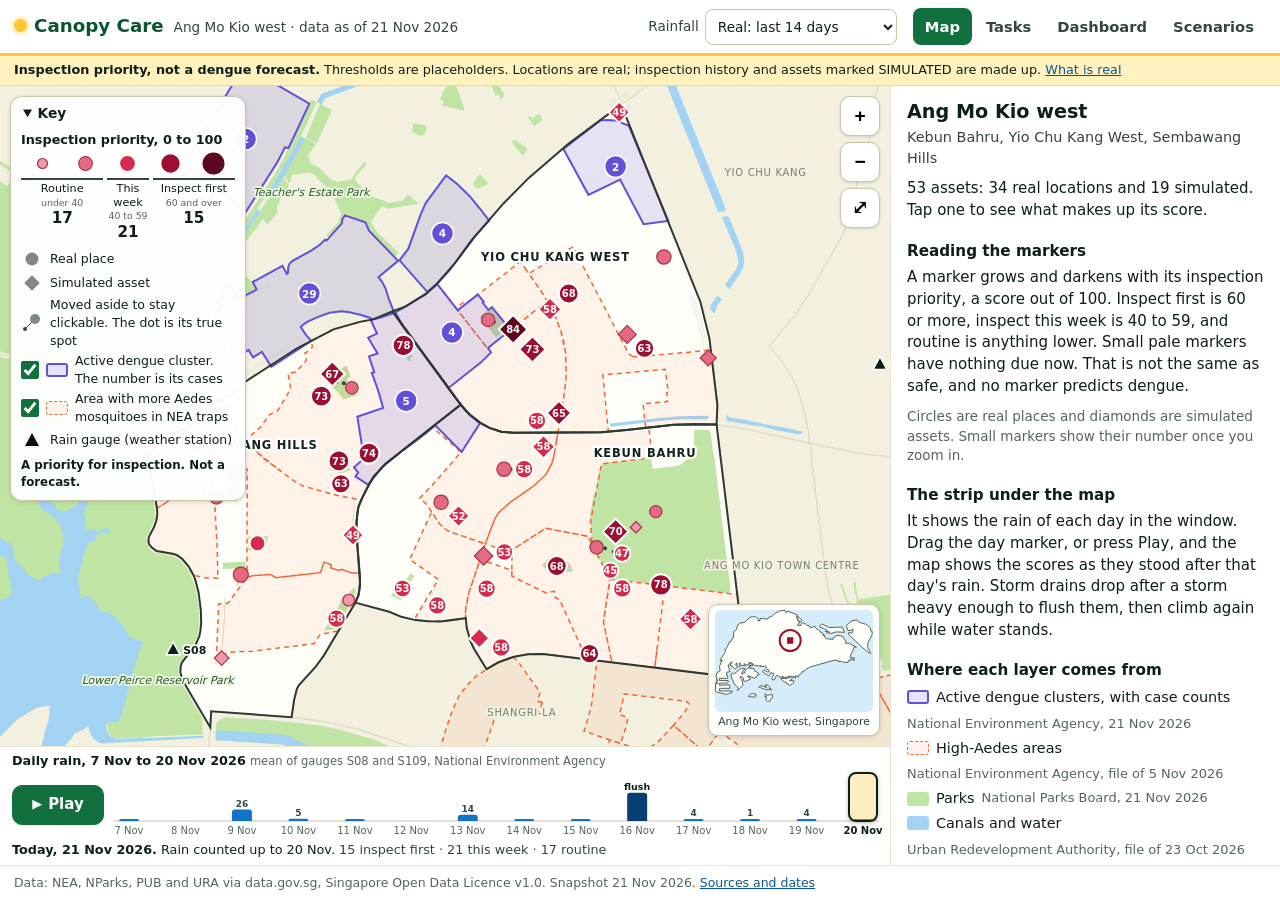
<file: index.html>
<!doctype html>
<html lang="en">
<head>
<meta charset="utf-8">
<meta name="viewport" content="width=device-width, initial-scale=1">
<meta http-equiv="refresh" content="0; url=legacy/site/">
<title>The Green Paradox</title>
</head>
<body>
<p>The first version, the Canopy Care static site, is in <a href="legacy/site/">legacy/site</a>.</p>
</body>
</html>
</file>
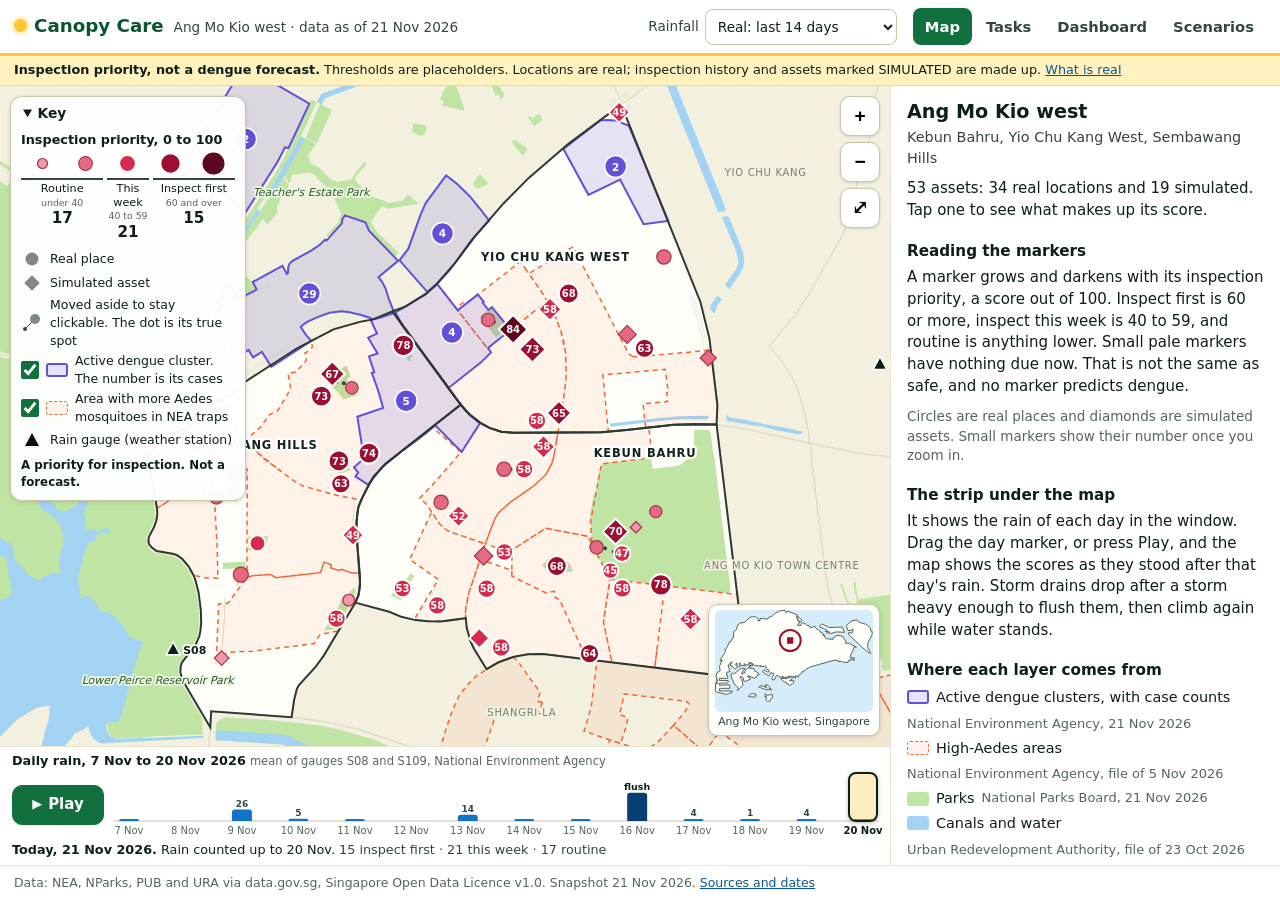
<file: site/index.html>
<!doctype html>
<html lang="en">
<head>
<meta charset="utf-8">
<meta name="viewport" content="width=device-width, initial-scale=1">
<title>Canopy Care has moved</title>
<!-- The static site moved to legacy/site on 21 Nov 2026. Links and QR codes printed before
     then point here, some with an asset after the "#", so this page forwards them whole. -->
<script>location.replace('../legacy/site/index.html' + location.search + location.hash);</script>
</head>
<body>
<p>This page has moved to <a href="../legacy/site/index.html">legacy/site</a>.</p>
</body>
</html>
</file>
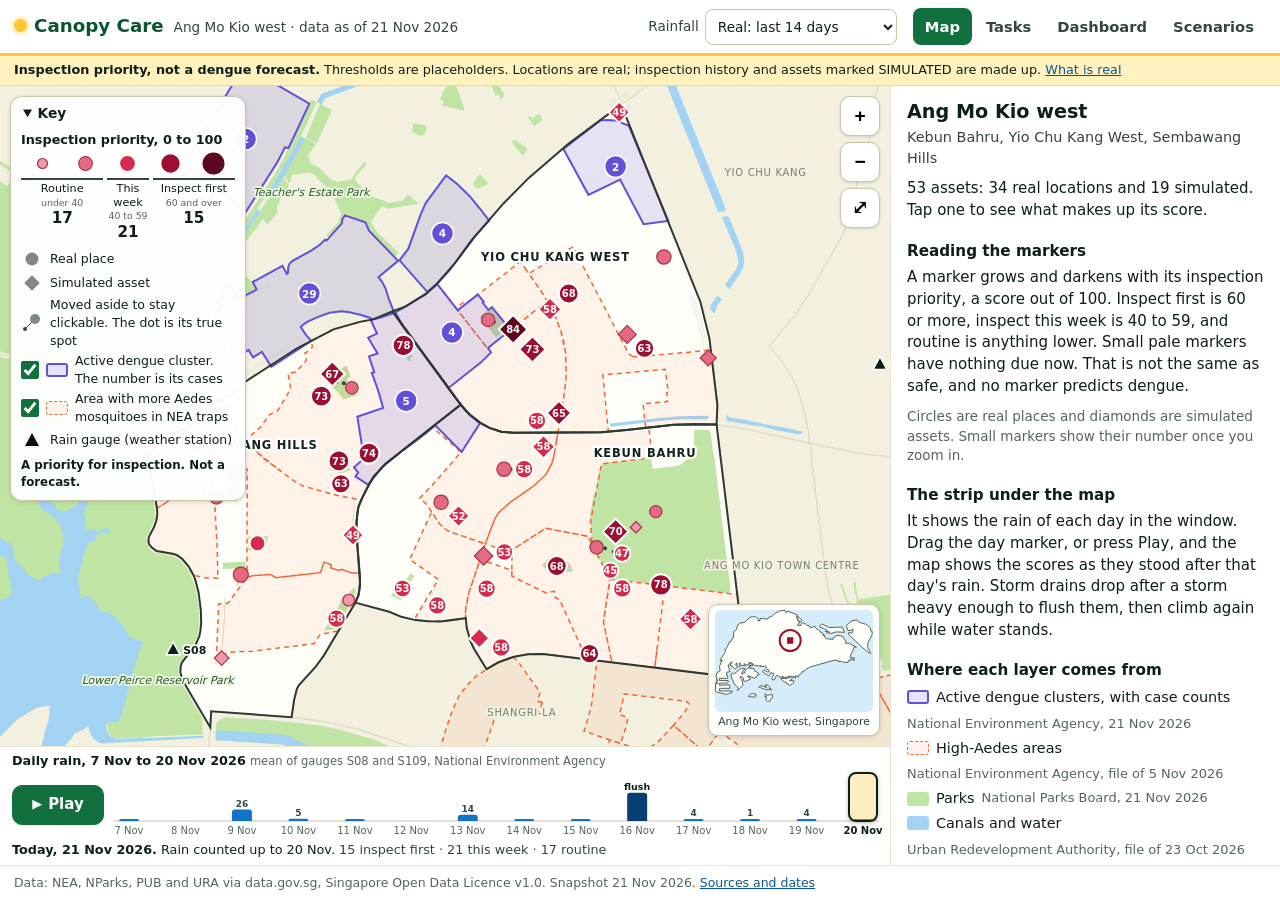
<file: legacy/site/index.html>
<!doctype html>
<html lang="en">
<head>
<meta charset="utf-8">
<meta name="viewport" content="width=device-width, initial-scale=1">
<meta name="color-scheme" content="light">
<link rel="icon" href="data:,">
<title>Canopy Care</title>
<link rel="stylesheet" href="style.css">
</head>
<body>
<header class="top">
  <div class="brand">
    <a href="#/map" class="name">Canopy Care</a>
    <span class="place" id="place"></span>
  </div>
  <label class="scen">
    <span>Rainfall</span>
    <select id="scenario" aria-label="Rainfall scenario"></select>
  </label>
  <nav aria-label="Screens">
    <a href="#/map" data-tab="map">Map</a>
    <a href="#/tasks" data-tab="tasks">Tasks</a>
    <a href="#/dashboard" data-tab="dashboard">Dashboard</a>
    <a href="#/scenario" data-tab="scenario">Scenarios</a>
  </nav>
</header>
<p class="caveat" id="caveat"></p>
<p class="replay" id="replay" hidden></p>
<main id="view" tabindex="-1"></main>
<footer class="foot" id="foot"></footer>
<noscript><p style="padding:1rem">Canopy Care needs JavaScript to show the map and task list. The printable <a href="task-sheet.html">daily task sheet</a> works without it.</p></noscript>
<script src="data/snapshot.js"></script>
<script src="qr.js"></script>
<script src="app.js"></script>
</body>
</html>
</file>
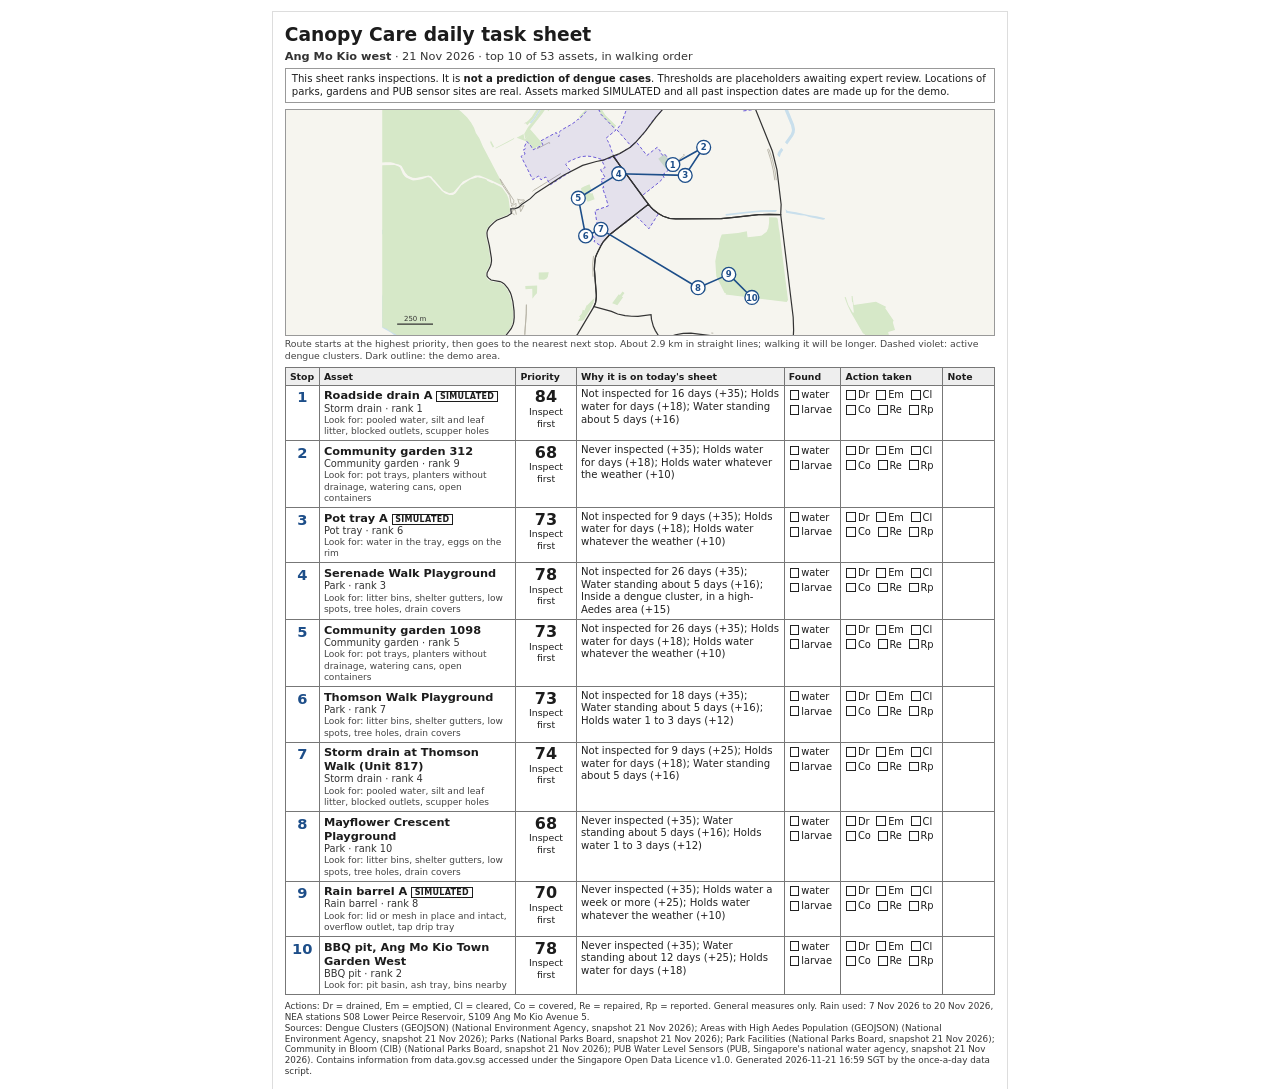
<file: site/task-sheet.html>
<!doctype html>
<html lang="en"><head><meta charset="utf-8"><meta name="viewport" content="width=device-width, initial-scale=1">
<link rel="icon" href="data:,">
<title>Daily task sheet, 21 Nov 2026</title><style>
@page { size: A4 portrait; margin: 8mm; }
* { box-sizing: border-box; }
body { font: 8.5pt/1.25 system-ui, "Segoe UI", Arial, sans-serif; color: #1c1c1c; margin: 0 auto; max-width: 194mm; padding: 3mm; }
h1 { font-size: 14pt; margin: 0; }
.sub { margin: 0.6mm 0 1.4mm; color: #333; }
.note { border: 0.3mm solid #999; padding: 1mm 1.6mm; margin: 0 0 1.6mm; font-size: 7.6pt; }
.route { width: 100%; height: 60mm; border: 0.3mm solid #999; display: block; background: #f6f5ef; }
.cap { font-size: 7pt; color: #444; margin: 0.6mm 0 1.4mm; }
table { width: 100%; border-collapse: collapse; table-layout: fixed; }
th, td { border: 0.25mm solid #777; padding: 0.7mm 1.1mm; vertical-align: top; text-align: left; overflow-wrap: anywhere; }
th { background: #eee; font-size: 7pt; }
col.c1 { width: 9mm; } col.c2 { width: 52mm; } col.c3 { width: 16mm; } col.c4 { width: 55mm; } col.c5 { width: 15mm; } col.c6 { width: 27mm; }
td.n { font-size: 11pt; font-weight: 700; text-align: center; color: #1d4e89; overflow-wrap: normal; }
td.s { text-align: center; font-size: 7pt; }
td.s b { font-size: 12pt; display: block; line-height: 1.1; }
td.chk, td.act { font-size: 7.4pt; line-height: 1.5; }
.sim { border: 0.3mm solid #1c1c1c; font-size: 6pt; font-weight: 700; padding: 0 0.7mm; letter-spacing: 0.04em; margin-left: 1mm; white-space: nowrap; }
.ty { font-size: 7.4pt; color: #333; }
.why { font-size: 7.6pt; color: #222; }
.look { font-size: 6.8pt; color: #444; }
.box { display: inline-block; width: 2.6mm; height: 2.6mm; border: 0.3mm solid #222; vertical-align: -0.4mm; margin: 0 0.5mm 0 0.2mm; }
.act span.a { white-space: nowrap; margin-right: 0.8mm; }
footer { margin-top: 1.4mm; font-size: 6.6pt; color: #333; }
@media screen { body { background: #fff; box-shadow: 0 0 0 1px #ddd; margin-top: 12px; } }
@media print { body { padding: 0; max-width: none; } }
</style></head><body>
<h1>Canopy Care daily task sheet</h1>
<p class="sub"><b>Ang Mo Kio west</b> · 21 Nov 2026 · top 10 of 53 assets, in walking order</p>
<p class="note">This sheet ranks inspections. It is <b>not a prediction of dengue cases</b>. Thresholds are placeholders awaiting expert review.
Locations of parks, gardens and PUB sensor sites are real. Assets marked SIMULATED and all past inspection dates are made up for the demo.</p>
<svg class="route" viewBox="0 1124 3538 1567" xmlns="http://www.w3.org/2000/svg" role="img" aria-label="Route map"><rect x="0" y="1124" width="3538" height="1567" fill="#f6f5ef"/><path d="M2658,771l-72,-178 -24,21 191,471 5,2 22,-3 3,-3zM2789,1104l-2,-2 -20,2 53,128 6,30 0,9 -7,21 -41,57 15,16 43,-61 9,-22 3,-24 -7,-33 -48,-118zM1601,91l-10,-6 -4,0 37,78 -178,446 -13,12 -106,39 -7,7 -13,24 17,8 10,-18 9,-7 100,-37 9,-6 10,-12 183,-457 -30,-61zM2365,1861l209,-24 56,-3 79,1 8,-4 4,-10 -108,2 -78,7 -171,19zM2766,1402l-14,-15 -22,31 -6,17 6,9 11,9 8,-26zM2577,553l-275,-583 -48,0 286,610zM1034,1189l67,-103 -7,-12 -69,108 -27,30 9,8zM1168,993l97,-171 -16,-7 -95,165 -25,40 10,18zM548,2931l6,-3 15,-2 22,-1 5,-8 19,-56 28,-112 28,-89 11,-21 -5,-6 -25,-4 -17,-10 -7,-7 -19,-31 -23,-29 -24,-19 -16,-6 -18,2 -11,-23 0,-6 -16,-17 -24,-14 -25,10 1,-27 -7,-44 2,-16 9,-24 7,-38 15,-42 4,-9 5,-4 21,-3 2,-14 5,-10 16,-6 12,4 12,-1 6,-6 0,-8 -6,-3 -10,0 -17,9 -8,-1 -17,-5 -12,-1 -14,7 -5,-1 0,-33 -6,-31 16,-41 -2,-27 -10,1 -22,29 -24,19 -22,12 -11,2 -10,-2 -12,-7 -9,-17 -8,-7 -19,-8 -14,-2 -12,-11 -2,2 -1,17 5,18 13,14 29,18 24,23 4,5 9,28 5,38 -13,48 -2,20 1,38 -3,8 -4,3 -9,-4 -18,2 -10,7 -14,2 -15,15 -32,-15 -15,-11 -6,-14 -36,-36 -4,-35 -8,-17 -7,-8 -17,-6 -17,-14 -11,35 8,23 7,11 7,5 8,0 5,7 6,51 7,31 0,8 6,21 -3,14 -10,10 -22,10 -11,3 -17,1 -19,-3 -40,-14 -76,-18 -34,-30 -6,-15 0,-418 18,-3 3,-6 -21,-26 0,686 62,35 64,49 7,39 -18,28 -35,94 -31,32 -49,27 0,168 18,-18 25,-16 31,-13 101,-72 32,-27 41,-44 15,-11 62,-38 48,-9 0,31 -4,26 -13,37 -4,24 -11,38 -45,117 -6,28 -17,29 -2,11 -8,16 -1,5 16,-15 7,-19 9,-13 12,-24 25,-30 9,-20 18,-18 41,-31 6,-20 48,-54 11,-17 32,-15 8,-7zM3058,1879l-60,-14 -49,-8 -94,-20 -58,-9 -10,-6 -5,-10 3,28 102,17 28,3 40,12 88,17 11,-3zM1778,3272l-544,-283 -29,-13 -30,-6 -213,-14 -20,1 -1,33 248,16 682,356 255,70 9,-1 42,8 2,-4 287,44 13,-38 -331,-50 -24,-1 -245,-66zM3016,3675l-1,-28 -8,-26 -14,-22 -15,-13 -11,-7 -21,-7 -30,-2 -46,13 -26,0 -50,-15 -60,-49 -122,-53 -81,-11 -10,33 70,10 120,52 67,55 74,17 32,-2 36,-12 22,2 19,11 13,18 3,14 0,22zM898,2975l-229,9 -9,-5 -12,5 -64,2 -20,-8 -8,-10 -9,-29 1,-8 -64,12 2,13 10,22 12,12 15,10 8,3 367,-20z" fill="#c9dfec"/><path d="M935,3573l12,-4 -8,-28 16,-5 -2,-6 -32,-3 7,42zM1982,661l-41,-61 -14,5 23,63 13,-5 7,18 10,-11zM3517,380l3,32 20,101 28,-8 0,-122zM1423,2510l-27,-27 -16,38 -13,-5 -2,15 -4,11 -8,12 -11,10 8,6 -17,25 37,-4 7,-4zM786,3675l0,-39 -178,-9 -52,5 -89,43 -100,0 -98,-14 -34,0 -35,8 -34,4 -71,-8 -24,10zM1686,812l6,-3 7,-8 4,-18 -4,-8 -43,-10 -7,30 26,17zM156,897l-186,-114 0,707 23,-2 36,1 23,4 6,4 27,7 12,6 8,5 26,46 19,21 32,14 22,2 89,-18 19,8 17,23 1,-3 66,77 43,19 28,-6 66,-76 86,-42 31,0 84,35 76,37 -20,-48 -119,-227 -24,-56 -24,-36 -13,-37 -21,-37 -28,-37 -42,-40 -30,-21 -36,-22 -23,-15 -17,-17 -251,-158 -2,12 2,11 5,-7 53,33 -29,43 -54,-35 18,-25 -1,-5 -7,2 -2,-8 7,-2zM1888,1002l35,-15 1,-4 -28,-32 -3,1 -23,31 1,5 12,13zM-30,3675l0,-1039 30,13 33,22 31,17 13,10 25,26 2,11 -7,29 -26,67 -15,60 -25,20 -61,34 0,149 18,-15 25,-15 29,-13 42,-25 55,-40 28,-28 30,-38 21,-18 36,-21 34,-16 47,-14 19,4 10,9 2,8 -2,11 -45,117 -5,28 -42,86 -15,41 -21,41 0,6 6,6 7,-3 11,-15 13,-35 35,-56 28,-32 27,-21 6,-19 7,-13 30,-22 10,-17 22,-20 20,-6 15,-8 9,0 1,3 66,-13 9,34 6,8 8,7 14,4 62,-3 7,-4 6,0 5,5 62,-5 168,-7 -2,-60 -79,-131 -5,-13 -2,-20 1,-21 6,-19 49,-63 13,-31 6,-42 -1,-46 -7,-48 -8,-42 -12,-33 -10,-20 -13,-19 -15,-18 -30,-17 -41,-6 -24,-6 -9,-4 -12,-14 -9,-19 1,-21 21,-39 10,-29 -1,-31 -13,-86 -16,-64 -2,-27 3,-15 5,-13 17,-24 26,-26 21,-16 76,-31 9,-5 8,-8 5,-14 -11,-86 -12,-30 -32,-46 -9,-7 -55,-27 -4,1 -38,-17 0,-5 -17,-9 -49,-10 -52,15 -63,43 -38,53 -19,12 -23,0 -31,-10 -23,-18 -83,-92 -11,-4 -9,0 -38,14 -29,6 -28,3 -9,-2 -43,-19 -10,-8 -12,-16 -20,-45 -13,-9 -24,-8 -87,1zM1388,1975l-37,39 2,3 40,12 36,-12zM1174,3657l-17,0 -51,-12 -2,-4 0,-24 -16,-4 13,62 8,0 1,-5 3,-3 60,2zM1131,2256l-70,1 0,46 3,3 34,1 16,-6 10,-12zM3173,3448l-11,-6 1,-1 -9,-7 -93,-42 -62,-21 -56,-15 -72,-16 -42,-6 -142,-12 -44,-2 -23,4 -19,8 -23,16 -15,19 -15,30 -32,101 60,19 1,-3 5,2 -1,3 22,7 1,-5 42,13 -1,6 2,-3 5,1 -1,3 38,12 1,-3 5,2 -1,3 46,38 26,20 2,-2 4,3 -2,2 18,15 3,-4 34,29 -4,4 3,-2 4,4 -2,2 14,11 644,0 -148,-120 -109,-77 -51,-31zM1522,3560l3,-2 10,-27 -1,-5 3,-9 -57,6 -7,19zM1074,1341l-62,-70 -54,65 21,7 29,33 11,22 69,-36 -12,-22zM2145,2335l-7,3 -17,21 1,5 31,28 79,-10 -15,-29 -12,-7zM1522,2991l-121,-35 -75,-17 -104,-12 -91,-9 -153,-10 -19,9 -15,14 -3,60 240,15 682,355 279,76 34,5 1,-3 288,44 35,-105 0,-10 -1,-15 -6,-16 -13,-14 -14,-11 -17,-7 -140,-34 -229,-85 -247,-88 -227,-79 -34,-6 -28,-10zM1415,1641l-38,17 -19,9 -2,4 9,48 31,33 3,9 4,2 48,-16 -15,-44 -9,3 -6,-1 -6,-10 5,-11 9,-2zM1597,399l-31,78 4,4 39,-38 -13,-27 8,-3zM2765,2178l-25,-206 -5,-23 -8,-66 -9,-10 -51,-2 0,41 -6,37 -11,23 -34,27 -18,4 -81,9 -5,-42 -62,11 -113,11 -13,35 -7,37 1,8 -9,32 -4,4 -13,70 7,106 58,115 8,0 -1,12 426,51 9,-13zM1636,1626l9,-5 -3,-8 12,-6 -69,-94 28,48zM2107,733l-24,17 -7,-10 -8,6 22,31 30,-21 -9,-22zM2106,508l28,-22 -28,-35 -56,-34 -5,-11 13,-20 -44,-27 -7,1 -5,15 27,10 4,8 -19,52 41,14 17,9 20,22 8,16zM1914,502l20,-35 -13,-7 10,-16 -22,5 -8,9 -1,12 9,31zM1836,721l4,-4 -34,-94 -28,10 -14,18 -13,30 14,6 -6,16zM2043,628l14,-9 3,-8 -11,-27 -5,0 -15,26 1,10 4,6zM750,1380l-23,-44 -4,15 17,34zM882,1330l6,-4 3,-8 -13,8 -120,63 3,4zM965,1327l-4,-5 -6,-31 -48,27 51,18zM1362,720l-43,-24 -51,121 13,10 26,11zM989,1222l36,-41 131,-204 91,-160 24,-46 5,-14 31,-66 -20,-10 -97,207 -23,43 -155,241 -25,27 -20,15 15,16zM1113,1110l15,23 39,-46 -6,-11 21,-50 25,-36 -24,-33 -47,78 -14,17 -88,137 -47,54 -27,47 6,30 2,3 44,-52 -11,-13 87,-112zM1334,945l-19,-19 -28,-13 -12,-31 29,-40 -42,-23 -76,134 23,32 9,-32 64,-8 15,8 34,36 23,12 42,96 -8,13 -3,14 -44,47 9,7 45,-50 3,-14 10,-16 74,24 13,33 92,95 14,-16 -75,-73 -18,-28 -6,-12 35,-50 11,-3 16,7 110,-18 -2,-3 -37,-31 -16,22 -52,9 -77,-30 -46,-55 7,-14 36,-43 -8,-5 -34,39 -12,24 -55,9 -23,-11zM1424,2507l19,-40 4,-26 -4,-1 -42,43 -4,1 26,26zM3255,2468l-6,-48 -7,1 3,39 5,6 8,70 -7,1 -31,-51 -19,-58 -8,1 20,55 23,48 85,148 14,9 12,22 -5,13 10,18 152,-40 -7,-31 48,-13 -15,-52 3,-11 3,-1 -59,-88 5,-10 -70,-35 -155,22zM881,2588l-8,-5 -32,-2 -14,-6 -34,-34 -18,-13 -16,-6 -18,4 -24,2 -20,9 -37,3 -9,3 -12,13 -13,1 -13,-3 -29,-31 -14,-7 -18,24 22,9 14,13 39,47 34,30 22,10 -94,268 -30,3 -11,11 10,34 6,8 8,6 14,5 62,-3 8,-4 5,-1 5,6 62,-5 168,-7 -2,-60 -79,-131 -5,-13 -2,-20 1,-22 4,-14 54,-71 10,-27zM1951,1448l-13,-18 -44,34 59,75 43,-35zM1050,2370l0,-23 -83,4 2,23 47,-3 1,69 15,-21 15,-15 2,-5zM1659,2399l-14,-10 -18,25 -8,-6 -46,63 15,5 21,10 40,-56 -8,-6zM2018,825l-7,9 1,5 37,44 4,-1 10,-16 1,-5 -3,-12 -9,1 -9,-7 0,-10 -4,7z" fill="#d6e8c8"/><path d="M2707,1614l-11,-71 -17,-71 -22,-70 1,-4 3,-2 6,3 23,70 17,72 11,72M1559,-8l59,38M1573,67l22,-17 39,-34M1634,16l55,-39 17,-7M1573,67l-24,12 -25,6 -28,2 -29,-3 -20,-7 -25,-13 -20,-15 -22,-28M1322,18l-102,25M1648,-30l-71,18M1497,8l80,-20M1322,18l-102,25M1648,-30l-71,18M1378,56l-54,9M1494,35l-31,2 -60,12M1494,35l13,-1 2,-6 -5,-3M1494,36l25,4 44,14 -66,-46M1494,36l-30,3 -60,11M1578,77l5,9M1578,77l23,-17M1430,32l-36,8M1285,63l81,-21M1497,8l3,2M1623,40l24,15M1586,58l-77,-53M1618,44l12,-10M1610,52l8,-8M1601,60l9,-8M1630,34l15,-11M1389,66l-23,-24 -10,-15M1416,60l52,-10 31,-2 25,5 43,17M1648,-30l-258,66M1322,18l-102,25M1347,12l-25,6M1220,43l121,-41M1369,45l-84,18M1325,65l1,0M1326,65l-2,0M1326,65l51,-11M1513,-30l-141,36M-30,-22l291,90 -291,-81M-30,25l250,70 -250,-59M930,1803l28,-14 -23,44 -5,-30M915,1744l5,4 17,4 22,-1 3,2 -1,3 -35,25 -11,-37M870,1787l17,-1 13,-13 2,2 1,18 -4,6 -8,5 -8,2 -4,-2 -6,-7 -3,-10M859,1720l9,54 5,4 8,0 5,-7 1,-17 -96,-150M859,1720l-48,-69 -20,-47M1018,1692l6,-7 192,-119M1443,2141l-6,57 3,88M898,2975l0,8M942,2955l-1,35M975,2481l-1,65 -10,127 0,23M942,2955l-1,35M975,2481l-1,65 -10,143M921,3381l-2,51M919,3440l-2,42 1,14M892,1854l-15,-9 -2,-5 4,-17 13,-4 4,1 4,10 5,23M2264,2679l14,1M964,1216l3,-2M1996,1504l81,-64 -7,-9M1048,1395l86,-45 3,2 0,8M1356,27l-23,-38M1380,21l-25,-51M2126,3432l13,0 38,7M2369,709l1,1 16,-11 -9,-21M2377,678l-2,13 -6,18M2414,678l13,-10 -19,-5 6,15M2430,718l-5,-11 9,-7 -4,18M2408,758l2,-1 -13,-30 -25,19 19,3 17,9M2479,3441l-13,36M2531,3455l-10,33M1577,-12l33,18 19,15" fill="none" stroke="#b9b5a8" stroke-width="6.5"/><path d="M1924,1577l81,-66 -67,-81 -13,10 -20,-26 4,-3 -22,-27 -72,57 -74,-95 -40,34 -68,44 -43,25 25,46 167,226 118,-93 35,-35z" fill="#6250d6" fill-opacity="0.12" stroke="#6250d6" stroke-width="6.5" stroke-dasharray="22 15"/><path d="M1046,570l-10,4 -210,342 69,41 -37,62 61,37 31,-50 102,79 114,-180 26,-51 13,2 75,-160 -106,-61z" fill="#6250d6" fill-opacity="0.12" stroke="#6250d6" stroke-width="6.5" stroke-dasharray="22 15"/><path d="M1696,1062l-16,37 -43,120 -32,42 100,114 39,-33 44,-48 76,-106 64,-70 -31,-41 -39,-47 -46,-45 -39,-30 -73,99z" fill="#6250d6" fill-opacity="0.12" stroke="#6250d6" stroke-width="6.5" stroke-dasharray="22 15"/><path d="M1440,1110l-32,-11 -9,14 -2,15 -55,62 -6,-3 -16,16 -32,22 -70,39 -9,9 -5,13 -1,20 -4,4 -16,-29 -107,58 14,27 -69,36 -14,-27 -29,-32 -17,38 7,14 -16,8 14,28 -28,16 81,162 42,-25 16,27 32,-20 34,54 144,-94 -18,-19 -20,-30 5,-6 18,-13 44,-20 37,-13 44,-5 28,3 38,9 32,10 14,7 77,-24 -19,-48 -13,-41 -13,-24 -12,-15 71,-59 -105,-109 -13,-30z" fill="#6250d6" fill-opacity="0.12" stroke="#6250d6" stroke-width="6.5" stroke-dasharray="22 15"/><path d="M2400,970l85,161 89,-12 -143,-344 -48,-18 -32,-2 -22,2 -133,103 90,165z" fill="#6250d6" fill-opacity="0.12" stroke="#6250d6" stroke-width="6.5" stroke-dasharray="22 15"/><path d="M1492,1540l34,57 -31,10 19,57 -9,3 22,60 19,66 -93,32 24,150 -36,32 15,19 -10,14 48,31 13,-20 34,-43 76,-62 66,-48 51,-42 95,96 66,-104 -37,-29 -32,-36 -211,-288 -26,-46 -52,18 -36,9 23,49z" fill="#6250d6" fill-opacity="0.12" stroke="#6250d6" stroke-width="6.5" stroke-dasharray="22 15"/><path d="M1972,1879l-43,-14 -34,-19 -36,-28 -33,-37 -271,213 -43,47 -15,24 -32,64 -8,21 -4,22 -4,62 14,193 -6,41 -11,27 122,33 43,18 52,12 46,4 44,1 91,-12 3,33 13,48 14,30 45,73 43,-25 52,-19 54,-10 54,-1 706,86 8,-65 2,-44 -3,-88 -87,-716 -81,-1 -73,2 -171,19 -90,8 -317,2z" fill="none" stroke="#333" stroke-width="8.4"/><path d="M2751,1783l-29,-241 -32,-130 -286,-712 -189,140 -144,124 -92,93 -102,118 -72,96 -70,80 -35,32 -75,45 -43,16 2,7 219,301 39,49 17,17 36,28 34,19 43,14 44,4 317,-2 90,-8 171,-19 73,-2 81,1z" fill="none" stroke="#333" stroke-width="8.4"/><path d="M1225,2846l10,-40 7,-13 61,-67 29,-40 114,-191 11,-27 4,-22 2,-38 -14,-174 1,-34 7,-50 16,-38 24,-47 15,-24 43,-47 271,-213 -184,-250 -58,-80 -2,-7 -73,30 -47,9 -95,27 -133,69 -193,125 -39,38 -60,41 -22,20 -23,9 -31,1 4,33 -27,17 -75,30 -20,16 -25,25 -10,12 -10,19 -3,16 2,25 15,65 14,86 1,20 -4,24 -7,20 -20,38 -1,18 2,7 10,12 17,13 63,11 14,6 16,12 23,27 18,32 7,19 11,44 8,64 1,46 -3,29 -4,18 -13,30 -49,63 -5,16 -1,20 7,27 101,172 3,-58 290,21z" fill="none" stroke="#333" stroke-width="8.4"/><polyline points="1996,1504 2211,1384 2082,1580 1619,1568 1337,1739 1388,2002 1495,1956 2172,2363 2386,2270 2547,2431" fill="none" stroke="#1d4e89" stroke-width="11.2" stroke-linejoin="round"/><circle cx="1996" cy="1504" r="48.4" fill="#fff" stroke="#1d4e89" stroke-width="9.3"/><text x="1996" y="1525.4" text-anchor="middle" font-size="59.6" font-weight="700" fill="#1d4e89">1</text><circle cx="2211" cy="1384" r="48.4" fill="#fff" stroke="#1d4e89" stroke-width="9.3"/><text x="2211" y="1405.4" text-anchor="middle" font-size="59.6" font-weight="700" fill="#1d4e89">2</text><circle cx="2082" cy="1580" r="48.4" fill="#fff" stroke="#1d4e89" stroke-width="9.3"/><text x="2082" y="1601.4" text-anchor="middle" font-size="59.6" font-weight="700" fill="#1d4e89">3</text><circle cx="1619" cy="1568" r="48.4" fill="#fff" stroke="#1d4e89" stroke-width="9.3"/><text x="1619" y="1589.4" text-anchor="middle" font-size="59.6" font-weight="700" fill="#1d4e89">4</text><circle cx="1337" cy="1739" r="48.4" fill="#fff" stroke="#1d4e89" stroke-width="9.3"/><text x="1337" y="1760.4" text-anchor="middle" font-size="59.6" font-weight="700" fill="#1d4e89">5</text><circle cx="1388" cy="2002" r="48.4" fill="#fff" stroke="#1d4e89" stroke-width="9.3"/><text x="1388" y="2023.4" text-anchor="middle" font-size="59.6" font-weight="700" fill="#1d4e89">6</text><circle cx="1495" cy="1956" r="48.4" fill="#fff" stroke="#1d4e89" stroke-width="9.3"/><text x="1495" y="1977.4" text-anchor="middle" font-size="59.6" font-weight="700" fill="#1d4e89">7</text><circle cx="2172" cy="2363" r="48.4" fill="#fff" stroke="#1d4e89" stroke-width="9.3"/><text x="2172" y="2384.4" text-anchor="middle" font-size="59.6" font-weight="700" fill="#1d4e89">8</text><circle cx="2386" cy="2270" r="48.4" fill="#fff" stroke="#1d4e89" stroke-width="9.3"/><text x="2386" y="2291.4" text-anchor="middle" font-size="59.6" font-weight="700" fill="#1d4e89">9</text><circle cx="2547" cy="2431" r="48.4" fill="#fff" stroke="#1d4e89" stroke-width="9.3"/><text x="2547" y="2452.4" text-anchor="middle" font-size="59.6" font-weight="700" fill="#1d4e89">10</text><path d="M74,2617h250" stroke="#333" stroke-width="9.3"/><text x="199" y="2594" text-anchor="middle" font-size="48.4" fill="#333">250 m</text></svg>
<p class="cap">Route starts at the highest priority, then goes to the nearest next stop. About 2.9 km in straight lines; walking it will be longer.
Dashed violet: active dengue clusters. Dark outline: the demo area.</p>
<table>
<colgroup><col class="c1"><col class="c2"><col class="c3"><col class="c4"><col class="c5"><col class="c6"><col></colgroup>
<tr><th>Stop</th><th>Asset</th><th>Priority</th><th>Why it is on today's sheet</th><th>Found</th><th>Action taken</th><th>Note</th></tr>
<tr><td class="n">1</td><td><b>Roadside drain A</b><span class="sim">SIMULATED</span><div class="ty">Storm drain · rank 1</div><div class="look">Look for: pooled water, silt and leaf litter, blocked outlets, scupper holes</div></td><td class="s"><b>84</b>Inspect first</td><td class="why">Not inspected for 16 days (+35); Holds water for days (+18); Water standing about 5 days (+16)</td><td class="chk"><span class="box"></span>water<br><span class="box"></span>larvae</td><td class="act"><span class="a"><span class="box"></span>Dr</span> <span class="a"><span class="box"></span>Em</span> <span class="a"><span class="box"></span>Cl</span> <span class="a"><span class="box"></span>Co</span> <span class="a"><span class="box"></span>Re</span> <span class="a"><span class="box"></span>Rp</span></td><td class="wr"></td></tr><tr><td class="n">2</td><td><b>Community garden 312</b><div class="ty">Community garden · rank 9</div><div class="look">Look for: pot trays, planters without drainage, watering cans, open containers</div></td><td class="s"><b>68</b>Inspect first</td><td class="why">Never inspected (+35); Holds water for days (+18); Holds water whatever the weather (+10)</td><td class="chk"><span class="box"></span>water<br><span class="box"></span>larvae</td><td class="act"><span class="a"><span class="box"></span>Dr</span> <span class="a"><span class="box"></span>Em</span> <span class="a"><span class="box"></span>Cl</span> <span class="a"><span class="box"></span>Co</span> <span class="a"><span class="box"></span>Re</span> <span class="a"><span class="box"></span>Rp</span></td><td class="wr"></td></tr><tr><td class="n">3</td><td><b>Pot tray A</b><span class="sim">SIMULATED</span><div class="ty">Pot tray · rank 6</div><div class="look">Look for: water in the tray, eggs on the rim</div></td><td class="s"><b>73</b>Inspect first</td><td class="why">Not inspected for 9 days (+35); Holds water for days (+18); Holds water whatever the weather (+10)</td><td class="chk"><span class="box"></span>water<br><span class="box"></span>larvae</td><td class="act"><span class="a"><span class="box"></span>Dr</span> <span class="a"><span class="box"></span>Em</span> <span class="a"><span class="box"></span>Cl</span> <span class="a"><span class="box"></span>Co</span> <span class="a"><span class="box"></span>Re</span> <span class="a"><span class="box"></span>Rp</span></td><td class="wr"></td></tr><tr><td class="n">4</td><td><b>Serenade Walk Playground</b><div class="ty">Park · rank 3</div><div class="look">Look for: litter bins, shelter gutters, low spots, tree holes, drain covers</div></td><td class="s"><b>78</b>Inspect first</td><td class="why">Not inspected for 26 days (+35); Water standing about 5 days (+16); Inside a dengue cluster, in a high-Aedes area (+15)</td><td class="chk"><span class="box"></span>water<br><span class="box"></span>larvae</td><td class="act"><span class="a"><span class="box"></span>Dr</span> <span class="a"><span class="box"></span>Em</span> <span class="a"><span class="box"></span>Cl</span> <span class="a"><span class="box"></span>Co</span> <span class="a"><span class="box"></span>Re</span> <span class="a"><span class="box"></span>Rp</span></td><td class="wr"></td></tr><tr><td class="n">5</td><td><b>Community garden 1098</b><div class="ty">Community garden · rank 5</div><div class="look">Look for: pot trays, planters without drainage, watering cans, open containers</div></td><td class="s"><b>73</b>Inspect first</td><td class="why">Not inspected for 26 days (+35); Holds water for days (+18); Holds water whatever the weather (+10)</td><td class="chk"><span class="box"></span>water<br><span class="box"></span>larvae</td><td class="act"><span class="a"><span class="box"></span>Dr</span> <span class="a"><span class="box"></span>Em</span> <span class="a"><span class="box"></span>Cl</span> <span class="a"><span class="box"></span>Co</span> <span class="a"><span class="box"></span>Re</span> <span class="a"><span class="box"></span>Rp</span></td><td class="wr"></td></tr><tr><td class="n">6</td><td><b>Thomson Walk Playground</b><div class="ty">Park · rank 7</div><div class="look">Look for: litter bins, shelter gutters, low spots, tree holes, drain covers</div></td><td class="s"><b>73</b>Inspect first</td><td class="why">Not inspected for 18 days (+35); Water standing about 5 days (+16); Holds water 1 to 3 days (+12)</td><td class="chk"><span class="box"></span>water<br><span class="box"></span>larvae</td><td class="act"><span class="a"><span class="box"></span>Dr</span> <span class="a"><span class="box"></span>Em</span> <span class="a"><span class="box"></span>Cl</span> <span class="a"><span class="box"></span>Co</span> <span class="a"><span class="box"></span>Re</span> <span class="a"><span class="box"></span>Rp</span></td><td class="wr"></td></tr><tr><td class="n">7</td><td><b>Storm drain at Thomson Walk (Unit 817)</b><div class="ty">Storm drain · rank 4</div><div class="look">Look for: pooled water, silt and leaf litter, blocked outlets, scupper holes</div></td><td class="s"><b>74</b>Inspect first</td><td class="why">Not inspected for 9 days (+25); Holds water for days (+18); Water standing about 5 days (+16)</td><td class="chk"><span class="box"></span>water<br><span class="box"></span>larvae</td><td class="act"><span class="a"><span class="box"></span>Dr</span> <span class="a"><span class="box"></span>Em</span> <span class="a"><span class="box"></span>Cl</span> <span class="a"><span class="box"></span>Co</span> <span class="a"><span class="box"></span>Re</span> <span class="a"><span class="box"></span>Rp</span></td><td class="wr"></td></tr><tr><td class="n">8</td><td><b>Mayflower Crescent Playground</b><div class="ty">Park · rank 10</div><div class="look">Look for: litter bins, shelter gutters, low spots, tree holes, drain covers</div></td><td class="s"><b>68</b>Inspect first</td><td class="why">Never inspected (+35); Water standing about 5 days (+16); Holds water 1 to 3 days (+12)</td><td class="chk"><span class="box"></span>water<br><span class="box"></span>larvae</td><td class="act"><span class="a"><span class="box"></span>Dr</span> <span class="a"><span class="box"></span>Em</span> <span class="a"><span class="box"></span>Cl</span> <span class="a"><span class="box"></span>Co</span> <span class="a"><span class="box"></span>Re</span> <span class="a"><span class="box"></span>Rp</span></td><td class="wr"></td></tr><tr><td class="n">9</td><td><b>Rain barrel A</b><span class="sim">SIMULATED</span><div class="ty">Rain barrel · rank 8</div><div class="look">Look for: lid or mesh in place and intact, overflow outlet, tap drip tray</div></td><td class="s"><b>70</b>Inspect first</td><td class="why">Never inspected (+35); Holds water a week or more (+25); Holds water whatever the weather (+10)</td><td class="chk"><span class="box"></span>water<br><span class="box"></span>larvae</td><td class="act"><span class="a"><span class="box"></span>Dr</span> <span class="a"><span class="box"></span>Em</span> <span class="a"><span class="box"></span>Cl</span> <span class="a"><span class="box"></span>Co</span> <span class="a"><span class="box"></span>Re</span> <span class="a"><span class="box"></span>Rp</span></td><td class="wr"></td></tr><tr><td class="n">10</td><td><b>BBQ pit, Ang Mo Kio Town Garden West</b><div class="ty">BBQ pit · rank 2</div><div class="look">Look for: pit basin, ash tray, bins nearby</div></td><td class="s"><b>78</b>Inspect first</td><td class="why">Never inspected (+35); Water standing about 12 days (+25); Holds water for days (+18)</td><td class="chk"><span class="box"></span>water<br><span class="box"></span>larvae</td><td class="act"><span class="a"><span class="box"></span>Dr</span> <span class="a"><span class="box"></span>Em</span> <span class="a"><span class="box"></span>Cl</span> <span class="a"><span class="box"></span>Co</span> <span class="a"><span class="box"></span>Re</span> <span class="a"><span class="box"></span>Rp</span></td><td class="wr"></td></tr>
</table>
<footer>
Actions: Dr = drained, Em = emptied, Cl = cleared, Co = covered, Re = repaired, Rp = reported. General measures only. Rain used: 7 Nov 2026 to 20 Nov 2026, NEA stations S08 Lower Peirce Reservoir, S109 Ang Mo Kio Avenue 5.<br>
Sources: Dengue Clusters (GEOJSON) (National Environment Agency, snapshot 21 Nov 2026); Areas with High Aedes Population (GEOJSON) (National Environment Agency, snapshot 21 Nov 2026); Parks (National Parks Board, snapshot 21 Nov 2026); Park Facilities (National Parks Board, snapshot 21 Nov 2026); Community in Bloom (CIB) (National Parks Board, snapshot 21 Nov 2026); PUB Water Level Sensors (PUB, Singapore&#x27;s national water agency, snapshot 21 Nov 2026). Contains information from data.gov.sg accessed under the Singapore Open Data Licence v1.0.
Generated 2026-11-21 16:59 SGT by the once-a-day data script.
</footer>
</body></html>
</file>
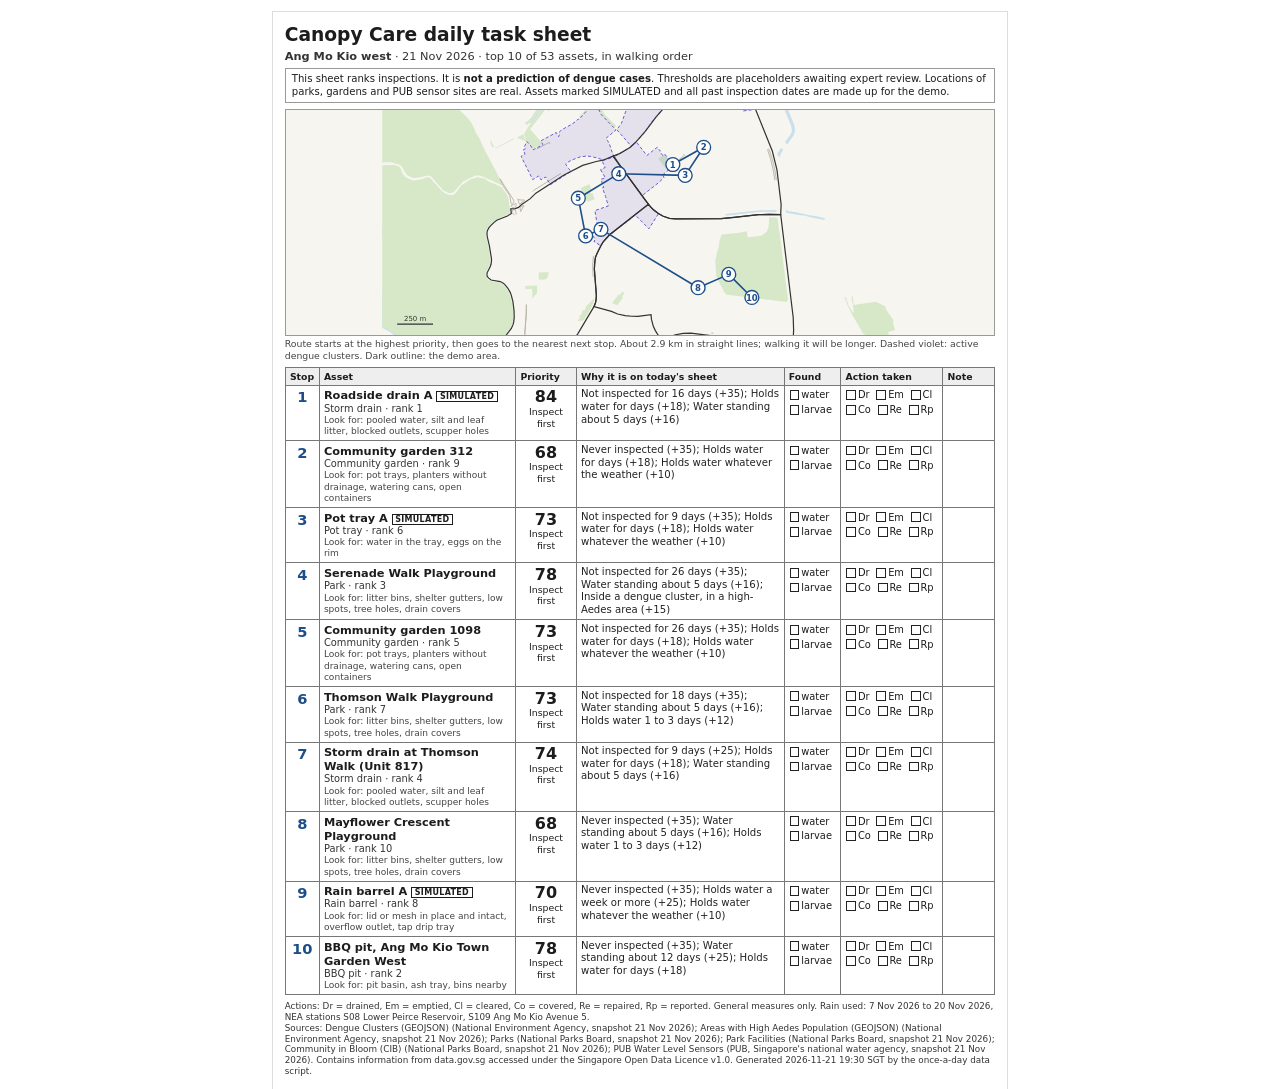
<file: legacy/site/task-sheet.html>
<!doctype html>
<html lang="en"><head><meta charset="utf-8"><meta name="viewport" content="width=device-width, initial-scale=1">
<link rel="icon" href="data:,">
<title>Daily task sheet, 21 Nov 2026</title><style>
@page { size: A4 portrait; margin: 8mm; }
* { box-sizing: border-box; }
body { font: 8.5pt/1.25 system-ui, "Segoe UI", Arial, sans-serif; color: #1c1c1c; margin: 0 auto; max-width: 194mm; padding: 3mm; }
h1 { font-size: 14pt; margin: 0; }
.sub { margin: 0.6mm 0 1.4mm; color: #333; }
.note { border: 0.3mm solid #999; padding: 1mm 1.6mm; margin: 0 0 1.6mm; font-size: 7.6pt; }
.route { width: 100%; height: 60mm; border: 0.3mm solid #999; display: block; background: #f6f5ef; }
.cap { font-size: 7pt; color: #444; margin: 0.6mm 0 1.4mm; }
table { width: 100%; border-collapse: collapse; table-layout: fixed; }
th, td { border: 0.25mm solid #777; padding: 0.7mm 1.1mm; vertical-align: top; text-align: left; overflow-wrap: anywhere; }
th { background: #eee; font-size: 7pt; }
col.c1 { width: 9mm; } col.c2 { width: 52mm; } col.c3 { width: 16mm; } col.c4 { width: 55mm; } col.c5 { width: 15mm; } col.c6 { width: 27mm; }
td.n { font-size: 11pt; font-weight: 700; text-align: center; color: #1d4e89; overflow-wrap: normal; }
td.s { text-align: center; font-size: 7pt; }
td.s b { font-size: 12pt; display: block; line-height: 1.1; }
td.chk, td.act { font-size: 7.4pt; line-height: 1.5; }
.sim { border: 0.3mm solid #1c1c1c; font-size: 6pt; font-weight: 700; padding: 0 0.7mm; letter-spacing: 0.04em; margin-left: 1mm; white-space: nowrap; }
.ty { font-size: 7.4pt; color: #333; }
.why { font-size: 7.6pt; color: #222; }
.look { font-size: 6.8pt; color: #444; }
.box { display: inline-block; width: 2.6mm; height: 2.6mm; border: 0.3mm solid #222; vertical-align: -0.4mm; margin: 0 0.5mm 0 0.2mm; }
.act span.a { white-space: nowrap; margin-right: 0.8mm; }
footer { margin-top: 1.4mm; font-size: 6.6pt; color: #333; }
@media screen { body { background: #fff; box-shadow: 0 0 0 1px #ddd; margin-top: 12px; } }
@media print { body { padding: 0; max-width: none; } }
</style></head><body>
<h1>Canopy Care daily task sheet</h1>
<p class="sub"><b>Ang Mo Kio west</b> · 21 Nov 2026 · top 10 of 53 assets, in walking order</p>
<p class="note">This sheet ranks inspections. It is <b>not a prediction of dengue cases</b>. Thresholds are placeholders awaiting expert review.
Locations of parks, gardens and PUB sensor sites are real. Assets marked SIMULATED and all past inspection dates are made up for the demo.</p>
<svg class="route" viewBox="0 1124 3538 1567" xmlns="http://www.w3.org/2000/svg" role="img" aria-label="Route map"><rect x="0" y="1124" width="3538" height="1567" fill="#f6f5ef"/><path d="M2658,771l-72,-178 -24,21 191,471 5,2 22,-3 3,-3zM2789,1104l-2,-2 -20,2 53,128 6,30 0,9 -7,21 -41,57 15,16 43,-61 9,-22 3,-24 -7,-33 -48,-118zM1601,91l-10,-6 -4,0 37,78 -178,446 -13,12 -106,39 -7,7 -13,24 17,8 10,-18 9,-7 100,-37 9,-6 10,-12 183,-457 -30,-61zM2365,1861l209,-24 56,-3 79,1 8,-4 4,-10 -108,2 -78,7 -171,19zM2766,1402l-14,-15 -22,31 -6,17 6,9 11,9 8,-26zM2577,553l-275,-583 -48,0 286,610zM1034,1189l67,-103 -7,-12 -69,108 -27,30 9,8zM1168,993l97,-171 -16,-7 -95,165 -25,40 10,18zM548,2931l6,-3 15,-2 22,-1 5,-8 19,-56 28,-112 28,-89 11,-21 -5,-6 -25,-4 -17,-10 -7,-7 -19,-31 -23,-29 -24,-19 -16,-6 -18,2 -11,-23 0,-6 -16,-17 -24,-14 -25,10 1,-27 -7,-44 2,-16 9,-24 7,-38 15,-42 4,-9 5,-4 21,-3 2,-14 5,-10 16,-6 12,4 12,-1 6,-6 0,-8 -6,-3 -10,0 -17,9 -8,-1 -17,-5 -12,-1 -14,7 -5,-1 0,-33 -6,-31 16,-41 -2,-27 -10,1 -22,29 -24,19 -22,12 -11,2 -10,-2 -12,-7 -9,-17 -8,-7 -19,-8 -14,-2 -12,-11 -2,2 -1,17 5,18 13,14 29,18 24,23 4,5 9,28 5,38 -13,48 -2,20 1,38 -3,8 -4,3 -9,-4 -18,2 -10,7 -14,2 -15,15 -32,-15 -15,-11 -6,-14 -36,-36 -4,-35 -8,-17 -7,-8 -17,-6 -17,-14 -11,35 8,23 7,11 7,5 8,0 5,7 6,51 7,31 0,8 6,21 -3,14 -10,10 -22,10 -11,3 -17,1 -19,-3 -40,-14 -76,-18 -34,-30 -6,-15 0,-418 18,-3 3,-6 -21,-26 0,686 62,35 64,49 7,39 -18,28 -35,94 -31,32 -49,27 0,168 18,-18 25,-16 31,-13 101,-72 32,-27 41,-44 15,-11 62,-38 48,-9 0,31 -4,26 -13,37 -4,24 -11,38 -45,117 -6,28 -17,29 -2,11 -8,16 -1,5 16,-15 7,-19 9,-13 12,-24 25,-30 9,-20 18,-18 41,-31 6,-20 48,-54 11,-17 32,-15 8,-7zM3058,1879l-60,-14 -49,-8 -94,-20 -58,-9 -10,-6 -5,-10 3,28 102,17 28,3 40,12 88,17 11,-3zM1778,3272l-544,-283 -29,-13 -30,-6 -213,-14 -20,1 -1,33 248,16 682,356 255,70 9,-1 42,8 2,-4 287,44 13,-38 -331,-50 -24,-1 -245,-66zM3016,3675l-1,-28 -8,-26 -14,-22 -15,-13 -11,-7 -21,-7 -30,-2 -46,13 -26,0 -50,-15 -60,-49 -122,-53 -81,-11 -10,33 70,10 120,52 67,55 74,17 32,-2 36,-12 22,2 19,11 13,18 3,14 0,22zM898,2975l-229,9 -9,-5 -12,5 -64,2 -20,-8 -8,-10 -9,-29 1,-8 -64,12 2,13 10,22 12,12 15,10 8,3 367,-20z" fill="#c9dfec"/><path d="M935,3573l12,-4 -8,-28 16,-5 -2,-6 -32,-3 7,42zM1982,661l-41,-61 -14,5 23,63 13,-5 7,18 10,-11zM3517,380l3,32 20,101 28,-8 0,-122zM1423,2510l-27,-27 -16,38 -13,-5 -2,15 -4,11 -8,12 -11,10 8,6 -17,25 37,-4 7,-4zM786,3675l0,-39 -178,-9 -52,5 -89,43 -100,0 -98,-14 -34,0 -35,8 -34,4 -71,-8 -24,10zM1686,812l6,-3 7,-8 4,-18 -4,-8 -43,-10 -7,30 26,17zM156,897l-186,-114 0,707 23,-2 36,1 23,4 6,4 27,7 12,6 8,5 26,46 19,21 32,14 22,2 89,-18 19,8 17,23 1,-3 66,77 43,19 28,-6 66,-76 86,-42 31,0 84,35 76,37 -20,-48 -119,-227 -24,-56 -24,-36 -13,-37 -21,-37 -28,-37 -42,-40 -30,-21 -36,-22 -23,-15 -17,-17 -251,-158 -2,12 2,11 5,-7 53,33 -29,43 -54,-35 18,-25 -1,-5 -7,2 -2,-8 7,-2zM1888,1002l35,-15 1,-4 -28,-32 -3,1 -23,31 1,5 12,13zM-30,3675l0,-1039 30,13 33,22 31,17 13,10 25,26 2,11 -7,29 -26,67 -15,60 -25,20 -61,34 0,149 18,-15 25,-15 29,-13 42,-25 55,-40 28,-28 30,-38 21,-18 36,-21 34,-16 47,-14 19,4 10,9 2,8 -2,11 -45,117 -5,28 -42,86 -15,41 -21,41 0,6 6,6 7,-3 11,-15 13,-35 35,-56 28,-32 27,-21 6,-19 7,-13 30,-22 10,-17 22,-20 20,-6 15,-8 9,0 1,3 66,-13 9,34 6,8 8,7 14,4 62,-3 7,-4 6,0 5,5 62,-5 168,-7 -2,-60 -79,-131 -5,-13 -2,-20 1,-21 6,-19 49,-63 13,-31 6,-42 -1,-46 -7,-48 -8,-42 -12,-33 -10,-20 -13,-19 -15,-18 -30,-17 -41,-6 -24,-6 -9,-4 -12,-14 -9,-19 1,-21 21,-39 10,-29 -1,-31 -13,-86 -16,-64 -2,-27 3,-15 5,-13 17,-24 26,-26 21,-16 76,-31 9,-5 8,-8 5,-14 -11,-86 -12,-30 -32,-46 -9,-7 -55,-27 -4,1 -38,-17 0,-5 -17,-9 -49,-10 -52,15 -63,43 -38,53 -19,12 -23,0 -31,-10 -23,-18 -83,-92 -11,-4 -9,0 -38,14 -29,6 -28,3 -9,-2 -43,-19 -10,-8 -12,-16 -20,-45 -13,-9 -24,-8 -87,1zM1388,1975l-37,39 2,3 40,12 36,-12zM1174,3657l-17,0 -51,-12 -2,-4 0,-24 -16,-4 13,62 8,0 1,-5 3,-3 60,2zM1131,2256l-70,1 0,46 3,3 34,1 16,-6 10,-12zM3173,3448l-11,-6 1,-1 -9,-7 -93,-42 -62,-21 -56,-15 -72,-16 -42,-6 -142,-12 -44,-2 -23,4 -19,8 -23,16 -15,19 -15,30 -32,101 60,19 1,-3 5,2 -1,3 22,7 1,-5 42,13 -1,6 2,-3 5,1 -1,3 38,12 1,-3 5,2 -1,3 46,38 26,20 2,-2 4,3 -2,2 18,15 3,-4 34,29 -4,4 3,-2 4,4 -2,2 14,11 644,0 -148,-120 -109,-77 -51,-31zM1522,3560l3,-2 10,-27 -1,-5 3,-9 -57,6 -7,19zM1074,1341l-62,-70 -54,65 21,7 29,33 11,22 69,-36 -12,-22zM2145,2335l-7,3 -17,21 1,5 31,28 79,-10 -15,-29 -12,-7zM1522,2991l-121,-35 -75,-17 -104,-12 -91,-9 -153,-10 -19,9 -15,14 -3,60 240,15 682,355 279,76 34,5 1,-3 288,44 35,-105 0,-10 -1,-15 -6,-16 -13,-14 -14,-11 -17,-7 -140,-34 -229,-85 -247,-88 -227,-79 -34,-6 -28,-10zM1415,1641l-38,17 -19,9 -2,4 9,48 31,33 3,9 4,2 48,-16 -15,-44 -9,3 -6,-1 -6,-10 5,-11 9,-2zM1597,399l-31,78 4,4 39,-38 -13,-27 8,-3zM2765,2178l-25,-206 -5,-23 -8,-66 -9,-10 -51,-2 0,41 -6,37 -11,23 -34,27 -18,4 -81,9 -5,-42 -62,11 -113,11 -13,35 -7,37 1,8 -9,32 -4,4 -13,70 7,106 58,115 8,0 -1,12 426,51 9,-13zM1636,1626l9,-5 -3,-8 12,-6 -69,-94 28,48zM2107,733l-24,17 -7,-10 -8,6 22,31 30,-21 -9,-22zM2106,508l28,-22 -28,-35 -56,-34 -5,-11 13,-20 -44,-27 -7,1 -5,15 27,10 4,8 -19,52 41,14 17,9 20,22 8,16zM1914,502l20,-35 -13,-7 10,-16 -22,5 -8,9 -1,12 9,31zM1836,721l4,-4 -34,-94 -28,10 -14,18 -13,30 14,6 -6,16zM2043,628l14,-9 3,-8 -11,-27 -5,0 -15,26 1,10 4,6zM750,1380l-23,-44 -4,15 17,34zM882,1330l6,-4 3,-8 -13,8 -120,63 3,4zM965,1327l-4,-5 -6,-31 -48,27 51,18zM1362,720l-43,-24 -51,121 13,10 26,11zM989,1222l36,-41 131,-204 91,-160 24,-46 5,-14 31,-66 -20,-10 -97,207 -23,43 -155,241 -25,27 -20,15 15,16zM1113,1110l15,23 39,-46 -6,-11 21,-50 25,-36 -24,-33 -47,78 -14,17 -88,137 -47,54 -27,47 6,30 2,3 44,-52 -11,-13 87,-112zM1334,945l-19,-19 -28,-13 -12,-31 29,-40 -42,-23 -76,134 23,32 9,-32 64,-8 15,8 34,36 23,12 42,96 -8,13 -3,14 -44,47 9,7 45,-50 3,-14 10,-16 74,24 13,33 92,95 14,-16 -75,-73 -18,-28 -6,-12 35,-50 11,-3 16,7 110,-18 -2,-3 -37,-31 -16,22 -52,9 -77,-30 -46,-55 7,-14 36,-43 -8,-5 -34,39 -12,24 -55,9 -23,-11zM1424,2507l19,-40 4,-26 -4,-1 -42,43 -4,1 26,26zM3255,2468l-6,-48 -7,1 3,39 5,6 8,70 -7,1 -31,-51 -19,-58 -8,1 20,55 23,48 85,148 14,9 12,22 -5,13 10,18 152,-40 -7,-31 48,-13 -15,-52 3,-11 3,-1 -59,-88 5,-10 -70,-35 -155,22zM881,2588l-8,-5 -32,-2 -14,-6 -34,-34 -18,-13 -16,-6 -18,4 -24,2 -20,9 -37,3 -9,3 -12,13 -13,1 -13,-3 -29,-31 -14,-7 -18,24 22,9 14,13 39,47 34,30 22,10 -94,268 -30,3 -11,11 10,34 6,8 8,6 14,5 62,-3 8,-4 5,-1 5,6 62,-5 168,-7 -2,-60 -79,-131 -5,-13 -2,-20 1,-22 4,-14 54,-71 10,-27zM1951,1448l-13,-18 -44,34 59,75 43,-35zM1050,2370l0,-23 -83,4 2,23 47,-3 1,69 15,-21 15,-15 2,-5zM1659,2399l-14,-10 -18,25 -8,-6 -46,63 15,5 21,10 40,-56 -8,-6zM2018,825l-7,9 1,5 37,44 4,-1 10,-16 1,-5 -3,-12 -9,1 -9,-7 0,-10 -4,7z" fill="#d6e8c8"/><path d="M2707,1614l-11,-71 -17,-71 -22,-70 1,-4 3,-2 6,3 23,70 17,72 11,72M1559,-8l59,38M1573,67l22,-17 39,-34M1634,16l55,-39 17,-7M1573,67l-24,12 -25,6 -28,2 -29,-3 -20,-7 -25,-13 -20,-15 -22,-28M1322,18l-102,25M1648,-30l-71,18M1497,8l80,-20M1322,18l-102,25M1648,-30l-71,18M1378,56l-54,9M1494,35l-31,2 -60,12M1494,35l13,-1 2,-6 -5,-3M1494,36l25,4 44,14 -66,-46M1494,36l-30,3 -60,11M1578,77l5,9M1578,77l23,-17M1430,32l-36,8M1285,63l81,-21M1497,8l3,2M1623,40l24,15M1586,58l-77,-53M1618,44l12,-10M1610,52l8,-8M1601,60l9,-8M1630,34l15,-11M1389,66l-23,-24 -10,-15M1416,60l52,-10 31,-2 25,5 43,17M1648,-30l-258,66M1322,18l-102,25M1347,12l-25,6M1220,43l121,-41M1369,45l-84,18M1325,65l1,0M1326,65l-2,0M1326,65l51,-11M1513,-30l-141,36M-30,-22l291,90 -291,-81M-30,25l250,70 -250,-59M930,1803l28,-14 -23,44 -5,-30M915,1744l5,4 17,4 22,-1 3,2 -1,3 -35,25 -11,-37M870,1787l17,-1 13,-13 2,2 1,18 -4,6 -8,5 -8,2 -4,-2 -6,-7 -3,-10M859,1720l9,54 5,4 8,0 5,-7 1,-17 -96,-150M859,1720l-48,-69 -20,-47M1018,1692l6,-7 192,-119M1443,2141l-6,57 3,88M898,2975l0,8M942,2955l-1,35M975,2481l-1,65 -10,127 0,23M942,2955l-1,35M975,2481l-1,65 -10,143M921,3381l-2,51M919,3440l-2,42 1,14M892,1854l-15,-9 -2,-5 4,-17 13,-4 4,1 4,10 5,23M2264,2679l14,1M964,1216l3,-2M1996,1504l81,-64 -7,-9M1048,1395l86,-45 3,2 0,8M1356,27l-23,-38M1380,21l-25,-51M2126,3432l13,0 38,7M2369,709l1,1 16,-11 -9,-21M2377,678l-2,13 -6,18M2414,678l13,-10 -19,-5 6,15M2430,718l-5,-11 9,-7 -4,18M2408,758l2,-1 -13,-30 -25,19 19,3 17,9M2479,3441l-13,36M2531,3455l-10,33M1577,-12l33,18 19,15" fill="none" stroke="#b9b5a8" stroke-width="6.5"/><path d="M1924,1577l81,-66 -67,-81 -13,10 -20,-26 4,-3 -22,-27 -72,57 -74,-95 -40,34 -68,44 -43,25 25,46 167,226 118,-93 35,-35z" fill="#6250d6" fill-opacity="0.12" stroke="#6250d6" stroke-width="6.5" stroke-dasharray="22 15"/><path d="M1046,570l-10,4 -210,342 69,41 -37,62 61,37 31,-50 102,79 114,-180 26,-51 13,2 75,-160 -106,-61z" fill="#6250d6" fill-opacity="0.12" stroke="#6250d6" stroke-width="6.5" stroke-dasharray="22 15"/><path d="M1696,1062l-16,37 -43,120 -32,42 100,114 39,-33 44,-48 76,-106 64,-70 -31,-41 -39,-47 -46,-45 -39,-30 -73,99z" fill="#6250d6" fill-opacity="0.12" stroke="#6250d6" stroke-width="6.5" stroke-dasharray="22 15"/><path d="M1440,1110l-32,-11 -9,14 -2,15 -55,62 -6,-3 -16,16 -32,22 -70,39 -9,9 -5,13 -1,20 -4,4 -16,-29 -107,58 14,27 -69,36 -14,-27 -29,-32 -17,38 7,14 -16,8 14,28 -28,16 81,162 42,-25 16,27 32,-20 34,54 144,-94 -18,-19 -20,-30 5,-6 18,-13 44,-20 37,-13 44,-5 28,3 38,9 32,10 14,7 77,-24 -19,-48 -13,-41 -13,-24 -12,-15 71,-59 -105,-109 -13,-30z" fill="#6250d6" fill-opacity="0.12" stroke="#6250d6" stroke-width="6.5" stroke-dasharray="22 15"/><path d="M2400,970l85,161 89,-12 -143,-344 -48,-18 -32,-2 -22,2 -133,103 90,165z" fill="#6250d6" fill-opacity="0.12" stroke="#6250d6" stroke-width="6.5" stroke-dasharray="22 15"/><path d="M1492,1540l34,57 -31,10 19,57 -9,3 22,60 19,66 -93,32 24,150 -36,32 15,19 -10,14 48,31 13,-20 34,-43 76,-62 66,-48 51,-42 95,96 66,-104 -37,-29 -32,-36 -211,-288 -26,-46 -52,18 -36,9 23,49z" fill="#6250d6" fill-opacity="0.12" stroke="#6250d6" stroke-width="6.5" stroke-dasharray="22 15"/><path d="M1972,1879l-43,-14 -34,-19 -36,-28 -33,-37 -271,213 -43,47 -15,24 -32,64 -8,21 -4,22 -4,62 14,193 -6,41 -11,27 122,33 43,18 52,12 46,4 44,1 91,-12 3,33 13,48 14,30 45,73 43,-25 52,-19 54,-10 54,-1 706,86 8,-65 2,-44 -3,-88 -87,-716 -81,-1 -73,2 -171,19 -90,8 -317,2z" fill="none" stroke="#333" stroke-width="8.4"/><path d="M2751,1783l-29,-241 -32,-130 -286,-712 -189,140 -144,124 -92,93 -102,118 -72,96 -70,80 -35,32 -75,45 -43,16 2,7 219,301 39,49 17,17 36,28 34,19 43,14 44,4 317,-2 90,-8 171,-19 73,-2 81,1z" fill="none" stroke="#333" stroke-width="8.4"/><path d="M1225,2846l10,-40 7,-13 61,-67 29,-40 114,-191 11,-27 4,-22 2,-38 -14,-174 1,-34 7,-50 16,-38 24,-47 15,-24 43,-47 271,-213 -184,-250 -58,-80 -2,-7 -73,30 -47,9 -95,27 -133,69 -193,125 -39,38 -60,41 -22,20 -23,9 -31,1 4,33 -27,17 -75,30 -20,16 -25,25 -10,12 -10,19 -3,16 2,25 15,65 14,86 1,20 -4,24 -7,20 -20,38 -1,18 2,7 10,12 17,13 63,11 14,6 16,12 23,27 18,32 7,19 11,44 8,64 1,46 -3,29 -4,18 -13,30 -49,63 -5,16 -1,20 7,27 101,172 3,-58 290,21z" fill="none" stroke="#333" stroke-width="8.4"/><polyline points="1996,1504 2211,1384 2082,1580 1619,1568 1337,1739 1388,2002 1495,1956 2172,2363 2386,2270 2547,2431" fill="none" stroke="#1d4e89" stroke-width="11.2" stroke-linejoin="round"/><circle cx="1996" cy="1504" r="48.4" fill="#fff" stroke="#1d4e89" stroke-width="9.3"/><text x="1996" y="1525.4" text-anchor="middle" font-size="59.6" font-weight="700" fill="#1d4e89">1</text><circle cx="2211" cy="1384" r="48.4" fill="#fff" stroke="#1d4e89" stroke-width="9.3"/><text x="2211" y="1405.4" text-anchor="middle" font-size="59.6" font-weight="700" fill="#1d4e89">2</text><circle cx="2082" cy="1580" r="48.4" fill="#fff" stroke="#1d4e89" stroke-width="9.3"/><text x="2082" y="1601.4" text-anchor="middle" font-size="59.6" font-weight="700" fill="#1d4e89">3</text><circle cx="1619" cy="1568" r="48.4" fill="#fff" stroke="#1d4e89" stroke-width="9.3"/><text x="1619" y="1589.4" text-anchor="middle" font-size="59.6" font-weight="700" fill="#1d4e89">4</text><circle cx="1337" cy="1739" r="48.4" fill="#fff" stroke="#1d4e89" stroke-width="9.3"/><text x="1337" y="1760.4" text-anchor="middle" font-size="59.6" font-weight="700" fill="#1d4e89">5</text><circle cx="1388" cy="2002" r="48.4" fill="#fff" stroke="#1d4e89" stroke-width="9.3"/><text x="1388" y="2023.4" text-anchor="middle" font-size="59.6" font-weight="700" fill="#1d4e89">6</text><circle cx="1495" cy="1956" r="48.4" fill="#fff" stroke="#1d4e89" stroke-width="9.3"/><text x="1495" y="1977.4" text-anchor="middle" font-size="59.6" font-weight="700" fill="#1d4e89">7</text><circle cx="2172" cy="2363" r="48.4" fill="#fff" stroke="#1d4e89" stroke-width="9.3"/><text x="2172" y="2384.4" text-anchor="middle" font-size="59.6" font-weight="700" fill="#1d4e89">8</text><circle cx="2386" cy="2270" r="48.4" fill="#fff" stroke="#1d4e89" stroke-width="9.3"/><text x="2386" y="2291.4" text-anchor="middle" font-size="59.6" font-weight="700" fill="#1d4e89">9</text><circle cx="2547" cy="2431" r="48.4" fill="#fff" stroke="#1d4e89" stroke-width="9.3"/><text x="2547" y="2452.4" text-anchor="middle" font-size="59.6" font-weight="700" fill="#1d4e89">10</text><path d="M74,2617h250" stroke="#333" stroke-width="9.3"/><text x="199" y="2594" text-anchor="middle" font-size="48.4" fill="#333">250 m</text></svg>
<p class="cap">Route starts at the highest priority, then goes to the nearest next stop. About 2.9 km in straight lines; walking it will be longer.
Dashed violet: active dengue clusters. Dark outline: the demo area.</p>
<table>
<colgroup><col class="c1"><col class="c2"><col class="c3"><col class="c4"><col class="c5"><col class="c6"><col></colgroup>
<tr><th>Stop</th><th>Asset</th><th>Priority</th><th>Why it is on today's sheet</th><th>Found</th><th>Action taken</th><th>Note</th></tr>
<tr><td class="n">1</td><td><b>Roadside drain A</b><span class="sim">SIMULATED</span><div class="ty">Storm drain · rank 1</div><div class="look">Look for: pooled water, silt and leaf litter, blocked outlets, scupper holes</div></td><td class="s"><b>84</b>Inspect first</td><td class="why">Not inspected for 16 days (+35); Holds water for days (+18); Water standing about 5 days (+16)</td><td class="chk"><span class="box"></span>water<br><span class="box"></span>larvae</td><td class="act"><span class="a"><span class="box"></span>Dr</span> <span class="a"><span class="box"></span>Em</span> <span class="a"><span class="box"></span>Cl</span> <span class="a"><span class="box"></span>Co</span> <span class="a"><span class="box"></span>Re</span> <span class="a"><span class="box"></span>Rp</span></td><td class="wr"></td></tr><tr><td class="n">2</td><td><b>Community garden 312</b><div class="ty">Community garden · rank 9</div><div class="look">Look for: pot trays, planters without drainage, watering cans, open containers</div></td><td class="s"><b>68</b>Inspect first</td><td class="why">Never inspected (+35); Holds water for days (+18); Holds water whatever the weather (+10)</td><td class="chk"><span class="box"></span>water<br><span class="box"></span>larvae</td><td class="act"><span class="a"><span class="box"></span>Dr</span> <span class="a"><span class="box"></span>Em</span> <span class="a"><span class="box"></span>Cl</span> <span class="a"><span class="box"></span>Co</span> <span class="a"><span class="box"></span>Re</span> <span class="a"><span class="box"></span>Rp</span></td><td class="wr"></td></tr><tr><td class="n">3</td><td><b>Pot tray A</b><span class="sim">SIMULATED</span><div class="ty">Pot tray · rank 6</div><div class="look">Look for: water in the tray, eggs on the rim</div></td><td class="s"><b>73</b>Inspect first</td><td class="why">Not inspected for 9 days (+35); Holds water for days (+18); Holds water whatever the weather (+10)</td><td class="chk"><span class="box"></span>water<br><span class="box"></span>larvae</td><td class="act"><span class="a"><span class="box"></span>Dr</span> <span class="a"><span class="box"></span>Em</span> <span class="a"><span class="box"></span>Cl</span> <span class="a"><span class="box"></span>Co</span> <span class="a"><span class="box"></span>Re</span> <span class="a"><span class="box"></span>Rp</span></td><td class="wr"></td></tr><tr><td class="n">4</td><td><b>Serenade Walk Playground</b><div class="ty">Park · rank 3</div><div class="look">Look for: litter bins, shelter gutters, low spots, tree holes, drain covers</div></td><td class="s"><b>78</b>Inspect first</td><td class="why">Not inspected for 26 days (+35); Water standing about 5 days (+16); Inside a dengue cluster, in a high-Aedes area (+15)</td><td class="chk"><span class="box"></span>water<br><span class="box"></span>larvae</td><td class="act"><span class="a"><span class="box"></span>Dr</span> <span class="a"><span class="box"></span>Em</span> <span class="a"><span class="box"></span>Cl</span> <span class="a"><span class="box"></span>Co</span> <span class="a"><span class="box"></span>Re</span> <span class="a"><span class="box"></span>Rp</span></td><td class="wr"></td></tr><tr><td class="n">5</td><td><b>Community garden 1098</b><div class="ty">Community garden · rank 5</div><div class="look">Look for: pot trays, planters without drainage, watering cans, open containers</div></td><td class="s"><b>73</b>Inspect first</td><td class="why">Not inspected for 26 days (+35); Holds water for days (+18); Holds water whatever the weather (+10)</td><td class="chk"><span class="box"></span>water<br><span class="box"></span>larvae</td><td class="act"><span class="a"><span class="box"></span>Dr</span> <span class="a"><span class="box"></span>Em</span> <span class="a"><span class="box"></span>Cl</span> <span class="a"><span class="box"></span>Co</span> <span class="a"><span class="box"></span>Re</span> <span class="a"><span class="box"></span>Rp</span></td><td class="wr"></td></tr><tr><td class="n">6</td><td><b>Thomson Walk Playground</b><div class="ty">Park · rank 7</div><div class="look">Look for: litter bins, shelter gutters, low spots, tree holes, drain covers</div></td><td class="s"><b>73</b>Inspect first</td><td class="why">Not inspected for 18 days (+35); Water standing about 5 days (+16); Holds water 1 to 3 days (+12)</td><td class="chk"><span class="box"></span>water<br><span class="box"></span>larvae</td><td class="act"><span class="a"><span class="box"></span>Dr</span> <span class="a"><span class="box"></span>Em</span> <span class="a"><span class="box"></span>Cl</span> <span class="a"><span class="box"></span>Co</span> <span class="a"><span class="box"></span>Re</span> <span class="a"><span class="box"></span>Rp</span></td><td class="wr"></td></tr><tr><td class="n">7</td><td><b>Storm drain at Thomson Walk (Unit 817)</b><div class="ty">Storm drain · rank 4</div><div class="look">Look for: pooled water, silt and leaf litter, blocked outlets, scupper holes</div></td><td class="s"><b>74</b>Inspect first</td><td class="why">Not inspected for 9 days (+25); Holds water for days (+18); Water standing about 5 days (+16)</td><td class="chk"><span class="box"></span>water<br><span class="box"></span>larvae</td><td class="act"><span class="a"><span class="box"></span>Dr</span> <span class="a"><span class="box"></span>Em</span> <span class="a"><span class="box"></span>Cl</span> <span class="a"><span class="box"></span>Co</span> <span class="a"><span class="box"></span>Re</span> <span class="a"><span class="box"></span>Rp</span></td><td class="wr"></td></tr><tr><td class="n">8</td><td><b>Mayflower Crescent Playground</b><div class="ty">Park · rank 10</div><div class="look">Look for: litter bins, shelter gutters, low spots, tree holes, drain covers</div></td><td class="s"><b>68</b>Inspect first</td><td class="why">Never inspected (+35); Water standing about 5 days (+16); Holds water 1 to 3 days (+12)</td><td class="chk"><span class="box"></span>water<br><span class="box"></span>larvae</td><td class="act"><span class="a"><span class="box"></span>Dr</span> <span class="a"><span class="box"></span>Em</span> <span class="a"><span class="box"></span>Cl</span> <span class="a"><span class="box"></span>Co</span> <span class="a"><span class="box"></span>Re</span> <span class="a"><span class="box"></span>Rp</span></td><td class="wr"></td></tr><tr><td class="n">9</td><td><b>Rain barrel A</b><span class="sim">SIMULATED</span><div class="ty">Rain barrel · rank 8</div><div class="look">Look for: lid or mesh in place and intact, overflow outlet, tap drip tray</div></td><td class="s"><b>70</b>Inspect first</td><td class="why">Never inspected (+35); Holds water a week or more (+25); Holds water whatever the weather (+10)</td><td class="chk"><span class="box"></span>water<br><span class="box"></span>larvae</td><td class="act"><span class="a"><span class="box"></span>Dr</span> <span class="a"><span class="box"></span>Em</span> <span class="a"><span class="box"></span>Cl</span> <span class="a"><span class="box"></span>Co</span> <span class="a"><span class="box"></span>Re</span> <span class="a"><span class="box"></span>Rp</span></td><td class="wr"></td></tr><tr><td class="n">10</td><td><b>BBQ pit, Ang Mo Kio Town Garden West</b><div class="ty">BBQ pit · rank 2</div><div class="look">Look for: pit basin, ash tray, bins nearby</div></td><td class="s"><b>78</b>Inspect first</td><td class="why">Never inspected (+35); Water standing about 12 days (+25); Holds water for days (+18)</td><td class="chk"><span class="box"></span>water<br><span class="box"></span>larvae</td><td class="act"><span class="a"><span class="box"></span>Dr</span> <span class="a"><span class="box"></span>Em</span> <span class="a"><span class="box"></span>Cl</span> <span class="a"><span class="box"></span>Co</span> <span class="a"><span class="box"></span>Re</span> <span class="a"><span class="box"></span>Rp</span></td><td class="wr"></td></tr>
</table>
<footer>
Actions: Dr = drained, Em = emptied, Cl = cleared, Co = covered, Re = repaired, Rp = reported. General measures only. Rain used: 7 Nov 2026 to 20 Nov 2026, NEA stations S08 Lower Peirce Reservoir, S109 Ang Mo Kio Avenue 5.<br>
Sources: Dengue Clusters (GEOJSON) (National Environment Agency, snapshot 21 Nov 2026); Areas with High Aedes Population (GEOJSON) (National Environment Agency, snapshot 21 Nov 2026); Parks (National Parks Board, snapshot 21 Nov 2026); Park Facilities (National Parks Board, snapshot 21 Nov 2026); Community in Bloom (CIB) (National Parks Board, snapshot 21 Nov 2026); PUB Water Level Sensors (PUB, Singapore&#x27;s national water agency, snapshot 21 Nov 2026). Contains information from data.gov.sg accessed under the Singapore Open Data Licence v1.0.
Generated 2026-11-21 19:30 SGT by the once-a-day data script.
</footer>
</body></html>
</file>
<file: legacy/site/style.css>
/* Canopy Care. System fonts, no images, no web fonts: nothing to download beyond this file. */
:root {
  color-scheme: light;
  /* A sunny day: warm paper, leaf green for what you act on, sky blue for rain and links.
     Text stays near-black on near-white so it holds up on a projector. */
  --page: #fffdf2; --surface: #ffffff; --ink: #0e1f18; --ink2: #33453c; --soft: #55655c;
  --line: #e9e4cb; --axis: #c8c5a9;
  --leaf: #12703f; --leaf-dark: #0a5430; --leaf-tint: #e2f4d6;
  --sun: #ffc533; --sun-tint: #fff2bf;
  --accent: #1273c4; --accent-dark: #0a5594; --track: #d3e9fb;
  /* Inspection priority: ONE colour scale, pale to dark, in five steps. Markers also grow with
     the score. Checked with a colour-blindness validator (steps differ in lightness, not hue).
     No green on purpose: a low score means "less urgent", not "safe". */
  --p1: #ef99ab; --p2: #e46981; --p3: #d32c4d; --p4: #9c0e32; --p5: #5c0820; --p-edge: #a5334c;
  --high: var(--p5); --high-tint: #f6d3da; --medium: var(--p3); --medium-tint: #fbe2e7; --low: var(--p1); --low-tint: #fef1f3;
  --warn: #f5a300; --warn-tint: #fff2bf;
  /* map */
  --land: #f3f0df; --area: #fffef8; --park: #bfe4a3; --water: #a3d3f2; --road: #e3dfd0;
  --cluster: #6250d6; --aedes: #eb6834;
}
* { box-sizing: border-box; }
html { -webkit-text-size-adjust: 100%; }
body { margin: 0; min-height: 100dvh; display: flex; flex-direction: column; background: var(--page); color: var(--ink);
  font: 15px/1.45 system-ui, -apple-system, "Segoe UI", sans-serif; }
h1 { font-size: 1.5rem; margin: 0 0 .25rem; line-height: 1.2; text-wrap: balance; }
h2 { font-size: 1.1rem; margin: 1.6rem 0 .5rem; line-height: 1.25; }
h3 { font-size: .95rem; margin: 1.1rem 0 .35rem; }
p { margin: 0 0 .6rem; }
a { color: var(--accent-dark); }
code { font: .9em ui-monospace, Consolas, monospace; overflow-wrap: anywhere; }
kbd { font: 600 .8em ui-monospace, Consolas, monospace; border: 1px solid currentColor; border-radius: 4px; padding: 0 .3em; opacity: .75; }
.muted { color: var(--soft); font-size: .9em; }
.err { color: #a11919; font-weight: 600; }
:focus-visible { outline: 3px solid var(--accent); outline-offset: 2px; }

/* ---- header */
.top { position: sticky; top: 0; z-index: 20; display: flex; flex-wrap: wrap; align-items: center; gap: 6px 16px; padding: 8px 14px;
  background: var(--surface); border-bottom: 3px solid var(--sun); }
.brand { display: flex; align-items: baseline; gap: 10px; flex: 1 1 auto; min-width: 0; }
.name { font-weight: 800; font-size: 1.14rem; color: var(--leaf-dark); text-decoration: none; white-space: nowrap; }
.name::before { content: ""; display: inline-block; width: .72em; height: .72em; margin-right: .38em; border-radius: 50%; background: var(--sun); box-shadow: 0 0 0 3px var(--sun-tint); }
.place { color: var(--ink2); font-size: .85rem; white-space: nowrap; overflow: hidden; text-overflow: ellipsis; }
.scen { display: flex; align-items: center; gap: 6px; font-size: .85rem; color: var(--ink2); }
select { font: inherit; padding: 6px 8px; border: 1px solid var(--axis); border-radius: 8px; background: #fff; color: var(--ink); min-height: 36px; }
nav { display: flex; gap: 2px; }
nav a { padding: 8px 12px; border-radius: 8px; color: var(--ink2); text-decoration: none; font-weight: 600; font-size: .92rem; }
nav a:hover { background: var(--leaf-tint); }
nav a.on { background: var(--leaf); color: #fff; }
.caveat { margin: 0; padding: 5px 14px; font-size: .8rem; color: var(--ink); background: var(--sun-tint); border-bottom: 1px solid #ecd98a; }
.replay { margin: 0; padding: 8px 14px; font-size: .9rem; background: #ffe7a3; border-left: 8px solid var(--warn); border-bottom: 1px solid var(--line); }
.link { font: inherit; background: none; border: 0; padding: 0; color: var(--accent-dark); text-decoration: underline; cursor: pointer; }
main { flex: 1 1 auto; min-height: 0; }
main:focus { outline: none; }
.foot { padding: 8px 14px; font-size: .78rem; color: var(--soft); border-top: 1px solid var(--line); background: var(--surface); }
.pad { padding: 18px 16px 40px; max-width: 1120px; margin: 0 auto; }
.narrow { max-width: 640px; }
.wide { max-width: 1560px; }
.lead { color: var(--ink2); max-width: 78ch; }
.crumb { font-size: .85rem; color: var(--soft); margin-bottom: .3rem; }
.meta { color: var(--ink2); font-size: .9rem; }

/* ---- buttons, chips, badges */
.btn { display: inline-flex; align-items: center; justify-content: center; gap: 6px; min-height: 40px; padding: 8px 14px; border-radius: 10px;
  border: 1px solid var(--axis); background: #fff; color: var(--ink); font: inherit; font-weight: 600; text-decoration: none; cursor: pointer; }
.btn:hover { border-color: var(--leaf); }
.btn.pri { background: var(--leaf); border-color: var(--leaf); color: #fff; }
.btn.pri:hover { background: var(--leaf-dark); }
.btn.big { width: 100%; min-height: 52px; font-size: 1.05rem; }
.btn[disabled] { opacity: .45; cursor: not-allowed; }
.acts { display: flex; flex-wrap: wrap; gap: 8px; align-items: center; margin: .6rem 0; }
.chip { display: inline-flex; align-items: baseline; gap: 6px; padding: 3px 10px 3px 8px; border-radius: 8px; border-left: 7px solid; font-size: .86rem; white-space: nowrap; }
.chip b { font-size: 1.05rem; }
.chip.b-high { border-color: var(--high); background: var(--high-tint); }
.chip.b-medium { border-color: var(--medium); background: var(--medium-tint); }
.chip.b-low { border-color: var(--low); background: var(--low-tint); }
/* The SIMULATED badge keeps its own black-on-white whatever the palette does. */
.sim { display: inline-block; margin-left: 6px; padding: 0 5px; border: 1.5px solid #0b0b0b; border-radius: 4px; font-size: .64rem; font-weight: 700;
  letter-spacing: .06em; vertical-align: .15em; background: #fff; color: #0b0b0b; white-space: nowrap; }
.tag { display: inline-block; padding: 0 6px; border-radius: 999px; background: #efecd9; color: var(--ink2); font-size: .72rem; font-weight: 400; white-space: nowrap; }
.tag.dev { background: var(--track); color: #0a3a66; }
.tag.warn { background: var(--warn-tint); color: var(--ink); white-space: normal; }

/* ---- map */
body.v-map { height: 100dvh; overflow: hidden; }
.mapwrap { height: 100%; display: grid; grid-template-columns: minmax(0, 1fr) 390px; }
.mapcol { display: flex; flex-direction: column; min-width: 0; min-height: 0; }
.mapbox { position: relative; flex: 1 1 auto; min-height: 0; overflow: hidden; background: var(--land); }
#map { display: block; width: 100%; height: 100%; touch-action: none; cursor: grab; user-select: none; -webkit-user-select: none; }
#map:active { cursor: grabbing; }
.mapctl { position: absolute; right: 10px; top: 10px; display: grid; gap: 6px; }
.mapctl button { width: 40px; height: 40px; border-radius: 10px; border: 1px solid var(--axis); background: #fff; font-size: 1.2rem; font-weight: 700; cursor: pointer; box-shadow: 0 1px 3px rgba(14, 31, 24, .14); }
.panel { position: relative; overflow: auto; background: var(--surface); border-left: 1px solid var(--line); padding: 14px 16px 30px; }
.panel .x { position: absolute; right: 8px; top: 8px; width: 36px; height: 36px; border-radius: 50%; border: 1px solid var(--axis); background: #fff; font-size: 1.3rem; line-height: 1; cursor: pointer; }
.ad h2 { margin: 0 44px .2rem 0; font-size: 1.2rem; }
#map path { vector-effect: non-scaling-stroke; }
.land { fill: var(--land); }
.ctx { fill: none; stroke: #e0dbc6; stroke-width: 1; }
.area { fill: var(--area); }
.water { fill: var(--water); }
.park { fill: var(--park); }
.road { fill: none; stroke: var(--road); stroke-width: .8; }
.edge { fill: none; stroke: #2b3a32; stroke-width: 2; pointer-events: none; }
.aedes { fill: var(--aedes); fill-opacity: .08; stroke: var(--aedes); stroke-width: 1.5; stroke-dasharray: 5 4; pointer-events: none; }
.cl { fill: var(--cluster); fill-opacity: .16; stroke: var(--cluster); stroke-width: 2; cursor: pointer; }
.cl.on { fill-opacity: .32; stroke-width: 3; }
/* Names carry a white halo so they read over any ground. */
.lb { font: 11px system-ui, sans-serif; fill: var(--ink2); text-anchor: middle; paint-order: stroke; stroke: #fff; stroke-width: 3.5px; stroke-linejoin: round; pointer-events: none; }
.areal { font-size: 11.5px; font-weight: 800; letter-spacing: .07em; fill: #14241c; stroke-width: 4.5px; }
.ctxl { font-size: 10px; letter-spacing: .07em; fill: #76806f; stroke: var(--land); }
.parkl { font-style: italic; fill: #2e5a2a; stroke: #eef8e4; }
.clb { cursor: pointer; }
.clb circle { fill: var(--cluster); stroke: #fff; stroke-width: 1.5; }
.far .parkl, .far .ctxl, .far .far-hide { display: none; }
.clb text { font: 700 10.5px system-ui, sans-serif; fill: #fff; text-anchor: middle; pointer-events: none; }
.stn path { fill: var(--ink); stroke: #fff; stroke-width: 1.5; }
.stn .lb { text-anchor: start; font-weight: 600; fill: var(--ink); }
/* Markers. Size is set by the script from the score; the fill is one of five steps of one colour. */
.mk { cursor: pointer; }
.mk .hit { fill: transparent; }
.mk .sh, .lg { stroke: #fff; stroke-width: 2; vector-effect: non-scaling-stroke; }
.mk .sh { transition: fill .5s; }
.c1 .sh, .lg.c1 { fill: var(--p1); }
.c2 .sh, .lg.c2 { fill: var(--p2); }
.c3 .sh, .lg.c3 { fill: var(--p3); }
.c4 .sh, .lg.c4 { fill: var(--p4); }
.c5 .sh, .lg.c5 { fill: var(--p5); }
.c1 .sh, .c2 .sh, .lg.c1, .lg.c2 { stroke: var(--p-edge); stroke-width: 1.2; }   /* a fine dark edge keeps the pale steps crisp on any ground */
.lg.plain { fill: #7f8a84; stroke: none; }
.mk text { font: 700 10px system-ui, sans-serif; text-anchor: middle; fill: #fff; pointer-events: none; }
.mk.n-out text { display: none; text-anchor: start; font-weight: 700; fill: var(--ink); paint-order: stroke; stroke: #fff; stroke-width: 3px; stroke-linejoin: round; }
.near .mk.n-out text, .mk.on.n-out text { display: block; }
.far .mk:not(.b-high):not(.on) text { display: none; }
.mk .ring { fill: none; stroke: var(--ink); stroke-width: 2.5; vector-effect: non-scaling-stroke; }
.tether { fill: none; stroke: var(--ink2); stroke-width: 1; vector-effect: non-scaling-stroke; }
.spot { fill: var(--ink2); }
.mk .tether, .mk .spot { display: none; }
.mk.moved .tether, .mk.moved .spot { display: block; }
.chg { font: 800 12.5px system-ui, sans-serif; text-anchor: middle; fill: var(--ink); paint-order: stroke; stroke: #fff; stroke-width: 4.5px; stroke-linejoin: round; pointer-events: none; }
.pulse { fill: none; stroke: var(--p3); stroke-width: 3; vector-effect: non-scaling-stroke; pointer-events: none; animation: pulse 1.5s ease-out 2 both; }
@keyframes pulse { from { transform: scale(.7); opacity: .95; } to { transform: scale(3.2); opacity: 0; } }

/* the key: always on the map, folds away on a small screen */
.mapkey { position: absolute; left: 10px; top: 10px; width: 236px; max-height: calc(100% - 20px); overflow: auto; background: rgba(255, 255, 255, .96);
  border: 1px solid var(--axis); border-radius: 12px; font-size: .8rem; box-shadow: 0 1px 4px rgba(14, 31, 24, .16); }
.mapkey:not([open]) { width: auto; }
.mapkey summary { cursor: pointer; font-weight: 700; padding: 7px 12px; font-size: .86rem; }
.keybody { padding: 0 10px 9px; }
.kt { margin: 0 0 1px; font-weight: 700; }
.scale { display: grid; grid-template-columns: repeat(5, 1fr); justify-items: center; align-items: center; }
.scale svg { display: block; }
.bands { display: grid; grid-template-columns: 2fr 1fr 2fr; gap: 0 4px; text-align: center; font-size: .7rem; line-height: 1.2; margin: 1px 0 7px; }
.bands span { border-top: 2px solid var(--ink2); padding-top: 2px; }
.bands small { color: var(--soft); }
.bands b { display: block; font-size: .95rem; font-variant-numeric: tabular-nums; }
.kf { margin: 6px 0 0; font-size: .74rem; font-weight: 700; color: var(--ink); }
.legend { list-style: none; margin: 0; padding: 0; display: grid; gap: 4px; font-size: .9rem; }
.mapkey .legend { font-size: .78rem; gap: 2px; }
.legend li, .legend label { display: flex; align-items: center; gap: 7px; }
.panel .legend li { flex-wrap: wrap; }
.legend label { cursor: pointer; }
.legend svg { flex: none; }
.legend input { width: 18px; height: 18px; margin: 0; flex: none; accent-color: var(--leaf); }
.sw { display: inline-block; width: 22px; height: 14px; border-radius: 3px; flex: none; }
.sw.cl { background: rgba(98, 80, 214, .16); border: 2px solid var(--cluster); }
.sw.ae { background: rgba(235, 104, 52, .08); border: 1.5px dashed var(--aedes); }
.sw.pk { background: var(--park); }
.sw.wt { background: var(--water); }
.sw.rd { height: 0; border-top: 2px solid var(--road); border-radius: 0; }
.sw.is { background: var(--area); border: 1.5px solid var(--soft); }

/* where the neighbourhood is in Singapore */
.locator { position: absolute; right: 10px; bottom: 10px; width: 172px; margin: 0; padding: 5px 6px 3px; background: rgba(255, 255, 255, .96); border: 1px solid var(--axis);
  border-radius: 10px; box-shadow: 0 1px 4px rgba(14, 31, 24, .16); pointer-events: none; }
.locator svg { display: block; width: 100%; height: auto; border-radius: 6px; background: #d5ecfa; }
.locator figcaption { margin-top: 2px; font-size: .68rem; text-align: center; color: var(--ink2); }
.isle { fill: #fffef8; stroke: var(--soft); stroke-width: 1; vector-effect: non-scaling-stroke; }
.here { fill: var(--p4); }
.herering { fill: none; stroke: var(--p4); stroke-width: 2; vector-effect: non-scaling-stroke; }

/* the rainfall strip under the map */
.strip { flex: none; padding: 6px 12px 7px; background: var(--surface); border-top: 1px solid var(--line); }
.tlhead { font-size: .8rem; line-height: 1.3; margin-bottom: 2px; }
.tlrow { display: flex; align-items: center; gap: 10px; }
.tlplay { flex: none; min-width: 92px; background: var(--leaf); border-color: var(--leaf); color: #fff; }
.tlplay:hover { background: var(--leaf-dark); }
.tlplay .ico { font-size: .8rem; }
.tltrack { position: relative; flex: 1 1 auto; min-width: 0; height: 66px; }
#tlbars { position: absolute; left: 0; top: 0; display: block; overflow: visible; }
.strip .axis { stroke: var(--axis); stroke-width: 1; }
.strip .tick { font: 10px system-ui, sans-serif; fill: var(--soft); }
.strip .tick.cur { fill: var(--ink); font-weight: 700; }
.strip .val { font: 600 9px system-ui, sans-serif; fill: var(--ink2); }
.strip .bar path { fill: var(--accent); transition: opacity .3s; }
.strip .bar.flush path { fill: #093e74; }
.strip .bar.later path, .strip .bar.later text { opacity: .32; }
#tlday { position: absolute; left: 0; top: 0; width: 100%; height: 50px; margin: 0; padding: 0; background: transparent; -webkit-appearance: none; appearance: none; cursor: ew-resize; }
#tlday::-webkit-slider-runnable-track { height: 100%; background: transparent; }
#tlday::-moz-range-track { height: 100%; background: transparent; }
/* the day marker: a dark frame filled with sunlight, so the bar inside it stays readable */
#tlday::-webkit-slider-thumb { -webkit-appearance: none; appearance: none; width: 30px; height: 50px; border: 2.5px solid var(--ink); border-radius: 8px;
  background: rgba(255, 197, 51, .3); box-shadow: 0 1px 4px rgba(14, 31, 24, .3); cursor: grab; }
#tlday::-moz-range-thumb { width: 25px; height: 45px; border: 2.5px solid var(--ink); border-radius: 8px;
  background: rgba(255, 197, 51, .3); box-shadow: 0 1px 4px rgba(14, 31, 24, .3); cursor: grab; }
#tlday:focus-visible { outline: 3px solid var(--accent); outline-offset: 1px; }
.tlnow { margin: 3px 0 0; font-size: .8rem; line-height: 1.35; min-height: 1.35em; }
.tlcount { color: var(--ink2); white-space: nowrap; }
.qrbox { margin: .4rem 0 .8rem; padding: 10px; border: 1px solid var(--line); border-radius: 10px; background: #fff; }
.qrbox svg { display: block; max-width: 100%; height: auto; }

/* ---- score breakdown: one row per part, a thin meter and the reason */
.parts { list-style: none; margin: .3rem 0 .5rem; padding: 0; display: grid; gap: 10px; }
.parts p { margin: 3px 0 0; font-size: .86rem; color: var(--ink2); }
.ph { display: flex; justify-content: space-between; gap: 10px; font-weight: 600; font-size: .9rem; }
.pv { white-space: nowrap; }
.pv small { font-weight: 400; color: var(--soft); }
.meter { height: 8px; border-radius: 999px; background: var(--track); overflow: hidden; margin-top: 3px; }
.meter i { display: block; height: 100%; border-radius: 999px; background: var(--accent); }
.meter.wide { height: 10px; margin: 6px 0; }
.sum { font-size: .88rem; color: var(--ink2); border-top: 1px solid var(--line); padding-top: 6px; }
.kv { margin: 0; display: grid; grid-template-columns: 8.5em 1fr; gap: 4px 10px; font-size: .9rem; }
.kv dt { color: var(--soft); }
.kv dd { margin: 0; }
.hist, .tbl { width: 100%; border-collapse: collapse; font-size: .86rem; }
.hist th, .hist td, .tbl th, .tbl td { text-align: left; vertical-align: top; padding: 6px 8px 6px 0; border-bottom: 1px solid var(--line); }
.hist th, .tbl th { font-size: .76rem; color: var(--soft); font-weight: 600; }
.tbl.num td, .tbl.num th { font-variant-numeric: tabular-nums; white-space: nowrap; }
.tbl.mix { max-width: 640px; }
.tbl.mix td:last-child, .tbl.mix th:last-child { white-space: normal; }
.scroll { overflow-x: auto; }
/* one asset's score over the days */
.spark { display: block; width: 100%; max-width: 360px; height: auto; margin: 2px 0 4px; }
.spark .grid { stroke: var(--line); stroke-width: 1; }
.spark .axis { stroke: var(--axis); stroke-width: 1; }
.spark .tick { font: 10px system-ui, sans-serif; fill: var(--soft); }
.spark .ln { fill: none; stroke: var(--ink2); stroke-width: 2; stroke-linejoin: round; stroke-linecap: round; }
.spark .ln.dash { stroke: var(--accent); stroke-dasharray: 4 3; }
.spark .pt { fill: var(--ink2); }
.spark .now { fill: var(--p3); stroke: #fff; stroke-width: 2; }
.spark .dev { fill: #fff; stroke: var(--accent); stroke-width: 2.5; }
.spark .val { font: 700 11px system-ui, sans-serif; fill: var(--ink); }

/* ---- tasks */
.filters { display: flex; flex-wrap: wrap; gap: 6px; margin: 12px 0; align-items: center; }
.filters button { font: inherit; min-height: 38px; padding: 6px 12px; border-radius: 999px; border: 1px solid var(--axis); background: #fff; cursor: pointer; }
.filters button[aria-pressed=true] { background: var(--leaf); color: #fff; border-color: var(--leaf); }
.filters button span { opacity: .75; }
.filters .btn { margin-left: auto; }
.tasks { list-style: none; margin: 0; padding: 0; display: grid; gap: 8px; }
.task { display: grid; grid-template-columns: 46px minmax(0, 1fr) auto; gap: 4px 12px; padding: 10px 12px 10px 8px; background: var(--surface);
  border: 1px solid var(--line); border-left: 7px solid var(--axis); border-radius: 10px; scroll-margin: 90px 0; }
.task.b-high { border-left-color: var(--high); }
.task.b-medium { border-left-color: var(--medium); }
.task.b-low { border-left-color: var(--low); }
/* the asset whose inspection was just saved */
.task.just { background: var(--sun-tint); box-shadow: 0 0 0 3px var(--sun); animation: just 2.2s ease-out 1; }
@keyframes just { from { box-shadow: 0 0 0 10px rgba(255, 197, 51, .55); } to { box-shadow: 0 0 0 3px var(--sun); } }
.moved { margin: 5px 0 2px; padding: 3px 9px; font-size: .88rem; background: #fff; border-left: 5px solid var(--leaf); border-radius: 6px; }
.rk { text-align: center; }
.rk b { display: block; font-size: 1.25rem; line-height: 1.3; }
.mv { display: inline-block; font-size: .72rem; color: var(--soft); white-space: nowrap; }
.mv.up, .mv.down { color: var(--ink); font-weight: 700; }
.tn { margin: 0; font-weight: 700; overflow-wrap: anywhere; }
.tn a { color: var(--ink); }
.tt { margin: 0; font-size: .82rem; color: var(--soft); }
.why { margin: 5px 0 2px; padding: 0; list-style: none; display: flex; flex-wrap: wrap; gap: 4px 6px; font-size: .84rem; }
.why li { background: #f3f0dd; border-radius: 6px; padding: 1px 7px; }
.pts { color: var(--soft); font-variant-numeric: tabular-nums; }
.task details { font-size: .9rem; margin-top: 4px; }
.task summary, .tview summary, .now summary { cursor: pointer; color: var(--accent-dark); font-size: .85rem; padding: 4px 0; }
.now summary .chip { color: var(--ink); margin-right: 4px; }
.ts { display: flex; flex-direction: column; align-items: flex-end; gap: 8px; }

/* ---- checklist: large targets for a phone held in one hand */
fieldset { border: 0; margin: 0 0 14px; padding: 0; min-width: 0; }
fieldset[disabled] { opacity: .4; }
legend { font-weight: 700; padding: 0; margin-bottom: 6px; }
.seg { display: grid; grid-template-columns: 1fr 1fr; gap: 8px; }
.chips { display: grid; grid-template-columns: repeat(auto-fill, minmax(104px, 1fr)); gap: 8px; }
.seg label, .chips label { position: relative; display: block; }
.seg input, .chips input { position: absolute; opacity: 0; inset: 0; width: 100%; height: 100%; margin: 0; cursor: pointer; }
.seg span, .chips span { display: flex; align-items: center; justify-content: center; min-height: 52px; padding: 6px 10px; border: 2px solid var(--axis);
  border-radius: 12px; background: #fff; font-weight: 600; }
.chips span { min-height: 46px; }
.seg input:checked + span, .chips input:checked + span { background: var(--leaf-dark); border-color: var(--leaf-dark); color: #fff; }
.seg input:focus-visible + span, .chips input:focus-visible + span { outline: 3px solid var(--accent); outline-offset: 2px; }
.hint { font-size: .82rem; color: var(--soft); margin: 6px 0 0; }
textarea { width: 100%; font: inherit; padding: 10px; border: 2px solid var(--axis); border-radius: 12px; background: #fff; color: var(--ink); }
.look { background: var(--leaf-tint); border-radius: 10px; padding: 8px 10px; font-size: .9rem; }
.now { margin: 10px 0 14px; border: 1px solid var(--line); border-radius: 10px; padding: 6px 10px; background: var(--surface); }
.done { border: 2px solid var(--leaf); border-radius: 12px; padding: 12px 14px; margin: 12px 0; background: #fff; }
.done h2 { margin-top: 0; }
.done .big { font-size: 1.1rem; display: flex; flex-wrap: wrap; gap: 8px; align-items: center; }

/* ---- dashboard */
.tiles { display: grid; grid-template-columns: repeat(auto-fit, minmax(150px, 1fr)); gap: 10px; margin: 14px 0 6px; }
.tile, .card { background: var(--surface); border: 1px solid var(--line); border-radius: 12px; padding: 12px 14px; }
.tile { border-top: 4px solid var(--sun); }
.tl { margin: 0; font-size: .82rem; color: var(--ink2); }
.tv { margin: 0; font-size: 2rem; font-weight: 600; line-height: 1.15; }
.tsub { margin: 0; font-size: .8rem; color: var(--soft); }
.cols { display: grid; grid-template-columns: minmax(0, 5fr) minmax(0, 7fr); gap: 0 28px; }
.cols3 { display: grid; grid-template-columns: repeat(auto-fit, minmax(230px, 1fr)); gap: 10px; }
.cols3 h3 { margin-top: 0; }
.mlist { list-style: none; margin: 0; padding: 0; display: grid; gap: 7px; font-size: .88rem; }
.mlist li { display: grid; grid-template-columns: 9.5em minmax(40px, 1fr) 4.2em; gap: 8px; align-items: center; }
.mlist .meter { margin: 0; }
.mv2 { text-align: right; font-variant-numeric: tabular-nums; color: var(--ink2); }
.plain { margin: 0 0 .6rem; padding-left: 1.1em; display: grid; gap: 4px; }
.honest b { display: inline-block; min-width: 6.2em; }
#iotext { font: 12px ui-monospace, Consolas, monospace; }
.src td:first-child { min-width: 14em; }

/* ---- scenarios */
.scens { display: grid; grid-template-columns: repeat(auto-fit, minmax(300px, 1fr)); gap: 12px; margin: 14px 0; }
.scn { background: var(--surface); border: 1px solid var(--line); border-radius: 12px; padding: 12px 14px; }
.scn.on { border: 2px solid var(--leaf); padding: 11px 13px; }
.scn header { display: flex; flex-wrap: wrap; gap: 6px 10px; align-items: center; margin-bottom: 6px; }
.when { margin: 0; font-size: .82rem; color: var(--ink2); }
figure { margin: 10px 0 2px; }
figcaption { font-size: .8rem; color: var(--ink2); margin-bottom: 2px; }
.rain { display: block; width: 100%; max-width: 460px; height: auto; }
.rain .grid { stroke: var(--line); stroke-width: 1; }
.rain .axis { stroke: var(--axis); stroke-width: 1; }
.rain .tick { font: 10px system-ui, sans-serif; fill: var(--soft); }
.bar path { fill: var(--accent); }
.bar.flush path { fill: #093e74; }
.bar .hit { fill: transparent; }
.bar:focus { outline: none; }
.bar:focus-visible .hit, .bar:hover .hit { fill: rgba(14, 31, 24, .06); }
.fl { font: 700 9.5px system-ui, sans-serif; fill: var(--ink); }
.split { display: flex; flex-wrap: wrap; gap: 6px; margin: 10px 0 6px; }
.toplist { font-size: .86rem; margin: 0; }
.tip { position: absolute; z-index: 50; max-width: 260px; padding: 5px 9px; border-radius: 8px; background: var(--ink); color: #fff; font-size: .8rem; pointer-events: none; }

/* ---- phones */
@media (max-width: 760px) {
  .top { padding: 6px 10px; gap: 4px 10px; }
  .place, .scen { display: none; }
  nav { width: 100%; }
  nav a { flex: 1; text-align: center; padding: 8px 4px; }
  .caveat { padding: 4px 10px; font-size: .74rem; }
  body.v-map { height: auto; overflow: visible; }
  .mapwrap { display: block; height: auto; }
  .mapbox { flex: none; height: 52dvh; }
  .mapwrap.has-sel .mapbox { height: 38dvh; }
  .mapkey { width: 214px; font-size: .74rem; }
  .locator { width: 104px; padding: 3px; right: auto; left: 8px; bottom: 8px; }   /* bottom left on a phone: that corner is open water and park */
  .locator figcaption { font-size: .6rem; }
  .strip { padding: 5px 8px 6px; }
  .tlplay { min-width: 44px; padding: 8px; }
  .tlplay .txt { display: none; }
  .tlrow { gap: 6px; }
  .panel { border-left: 0; border-top: 1px solid var(--line); }
  .pad { padding: 14px 12px 36px; }
  .task { grid-template-columns: 34px minmax(0, 1fr); }
  .ts { grid-column: 2; flex-direction: row; align-items: center; justify-content: space-between; }
  .cols { grid-template-columns: 1fr; }
  .mlist li { grid-template-columns: 7.5em minmax(30px, 1fr) 3.8em; }
  .filters .btn { margin-left: 0; }
}
/* Less motion when the viewer has asked for it: nothing glides, pulses or scrolls by itself. */
@media (prefers-reduced-motion: reduce) {
  *, *::before, *::after { animation: none !important; transition: none !important; scroll-behavior: auto !important; }
}
@media print {
  .top, .caveat, .foot, .mapctl, .acts, .strip { display: none; }
}
</file>
